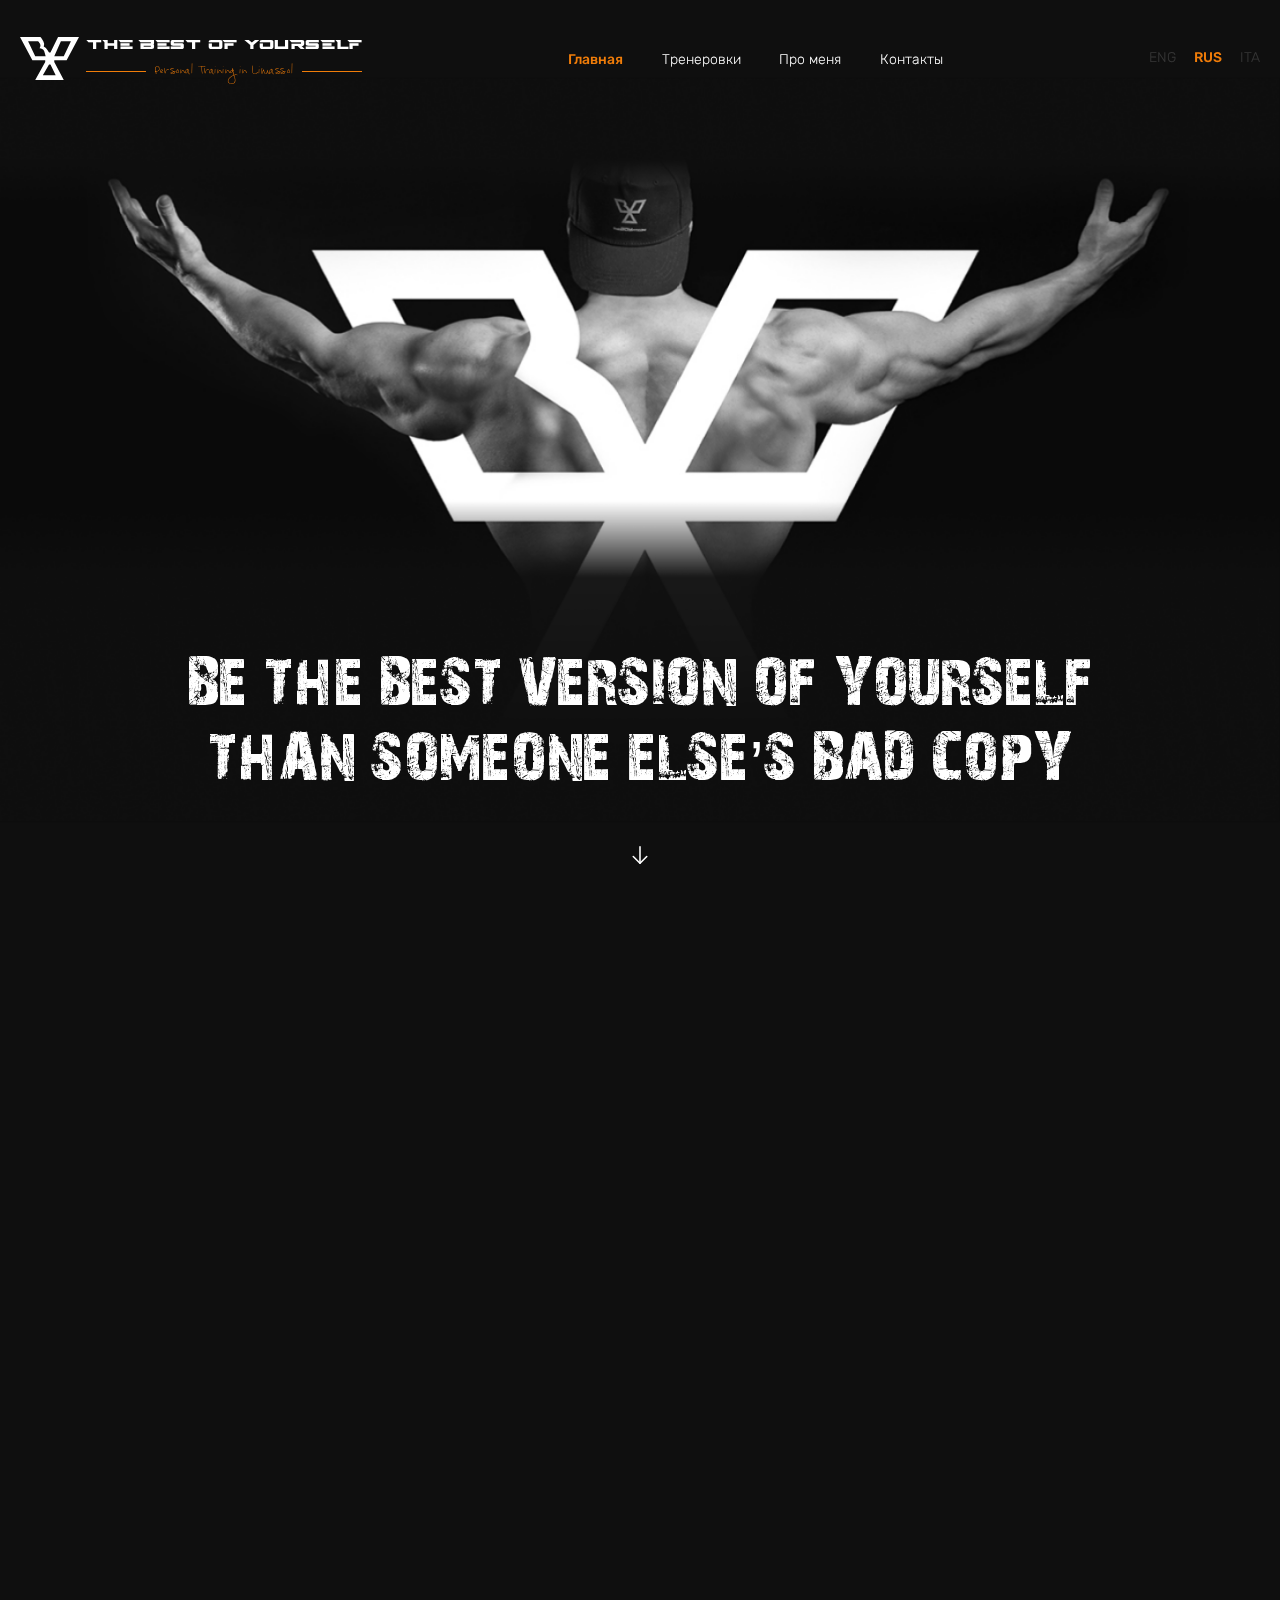
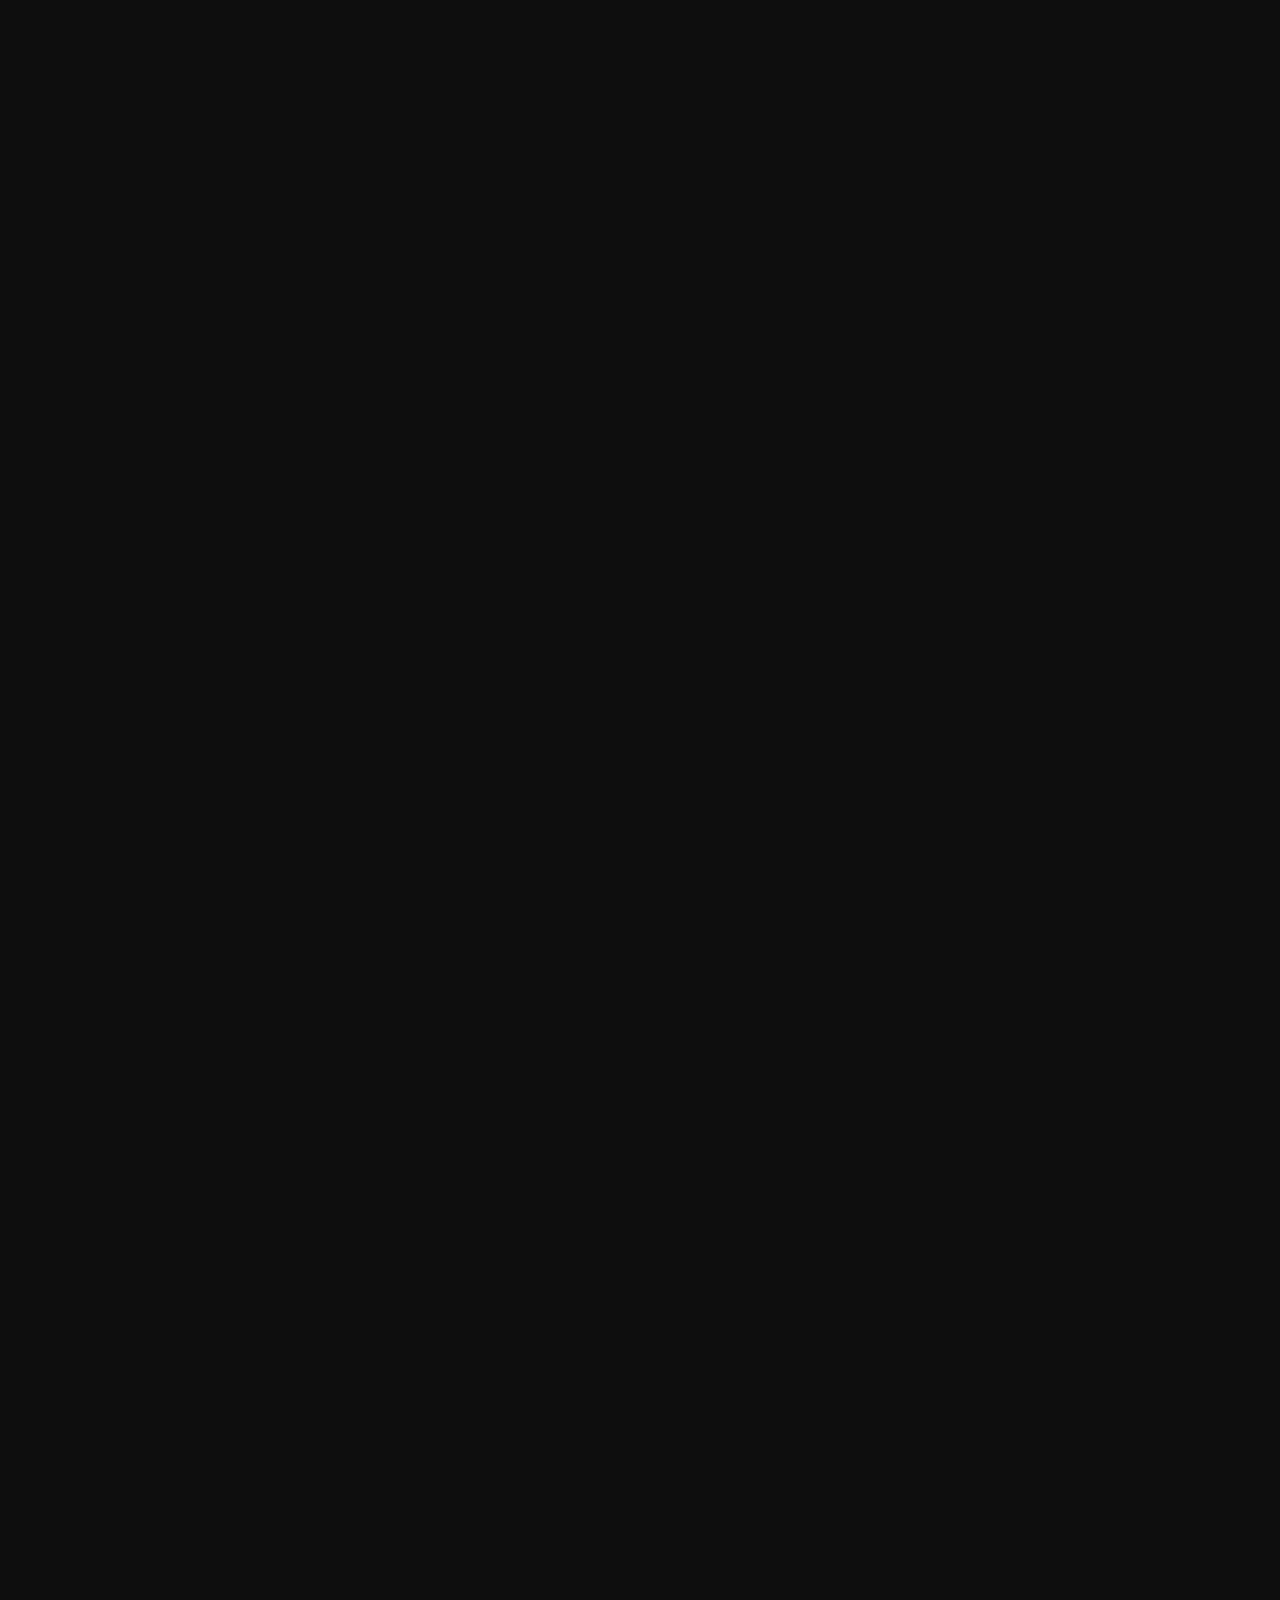
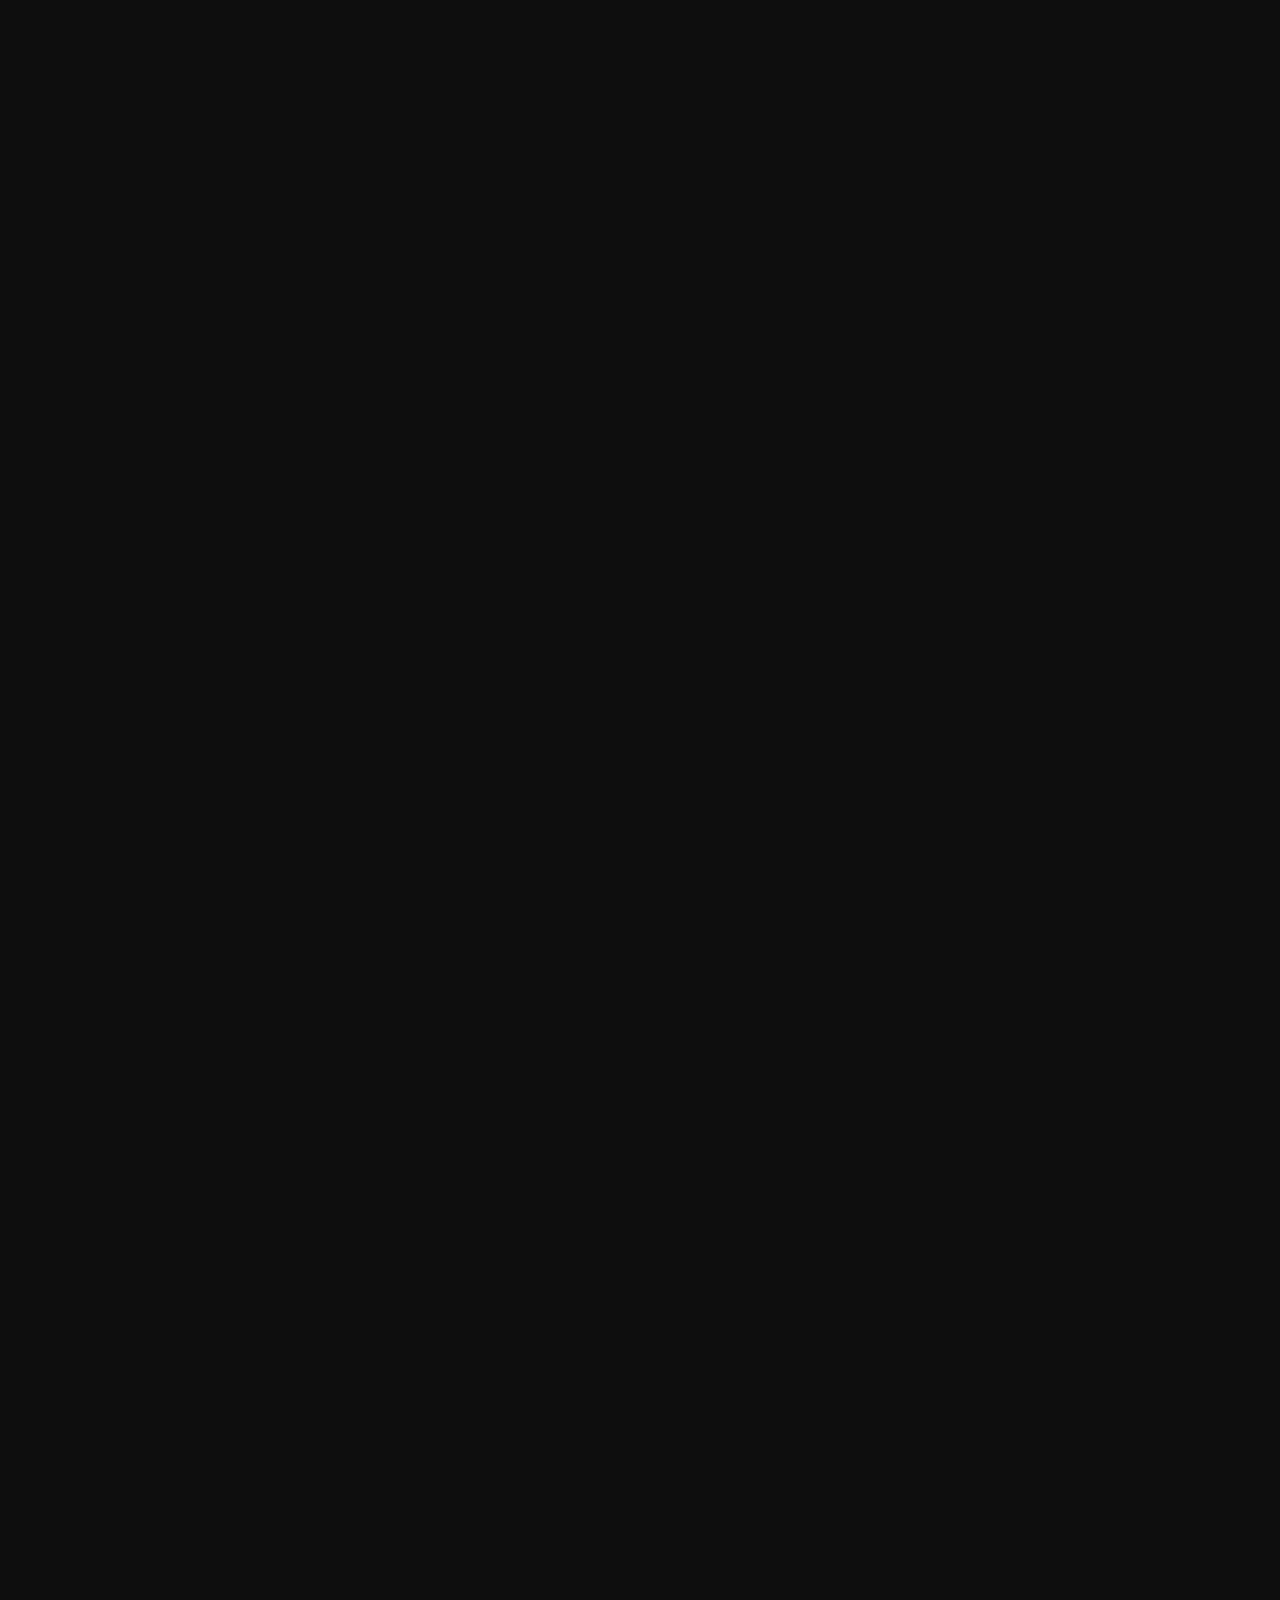
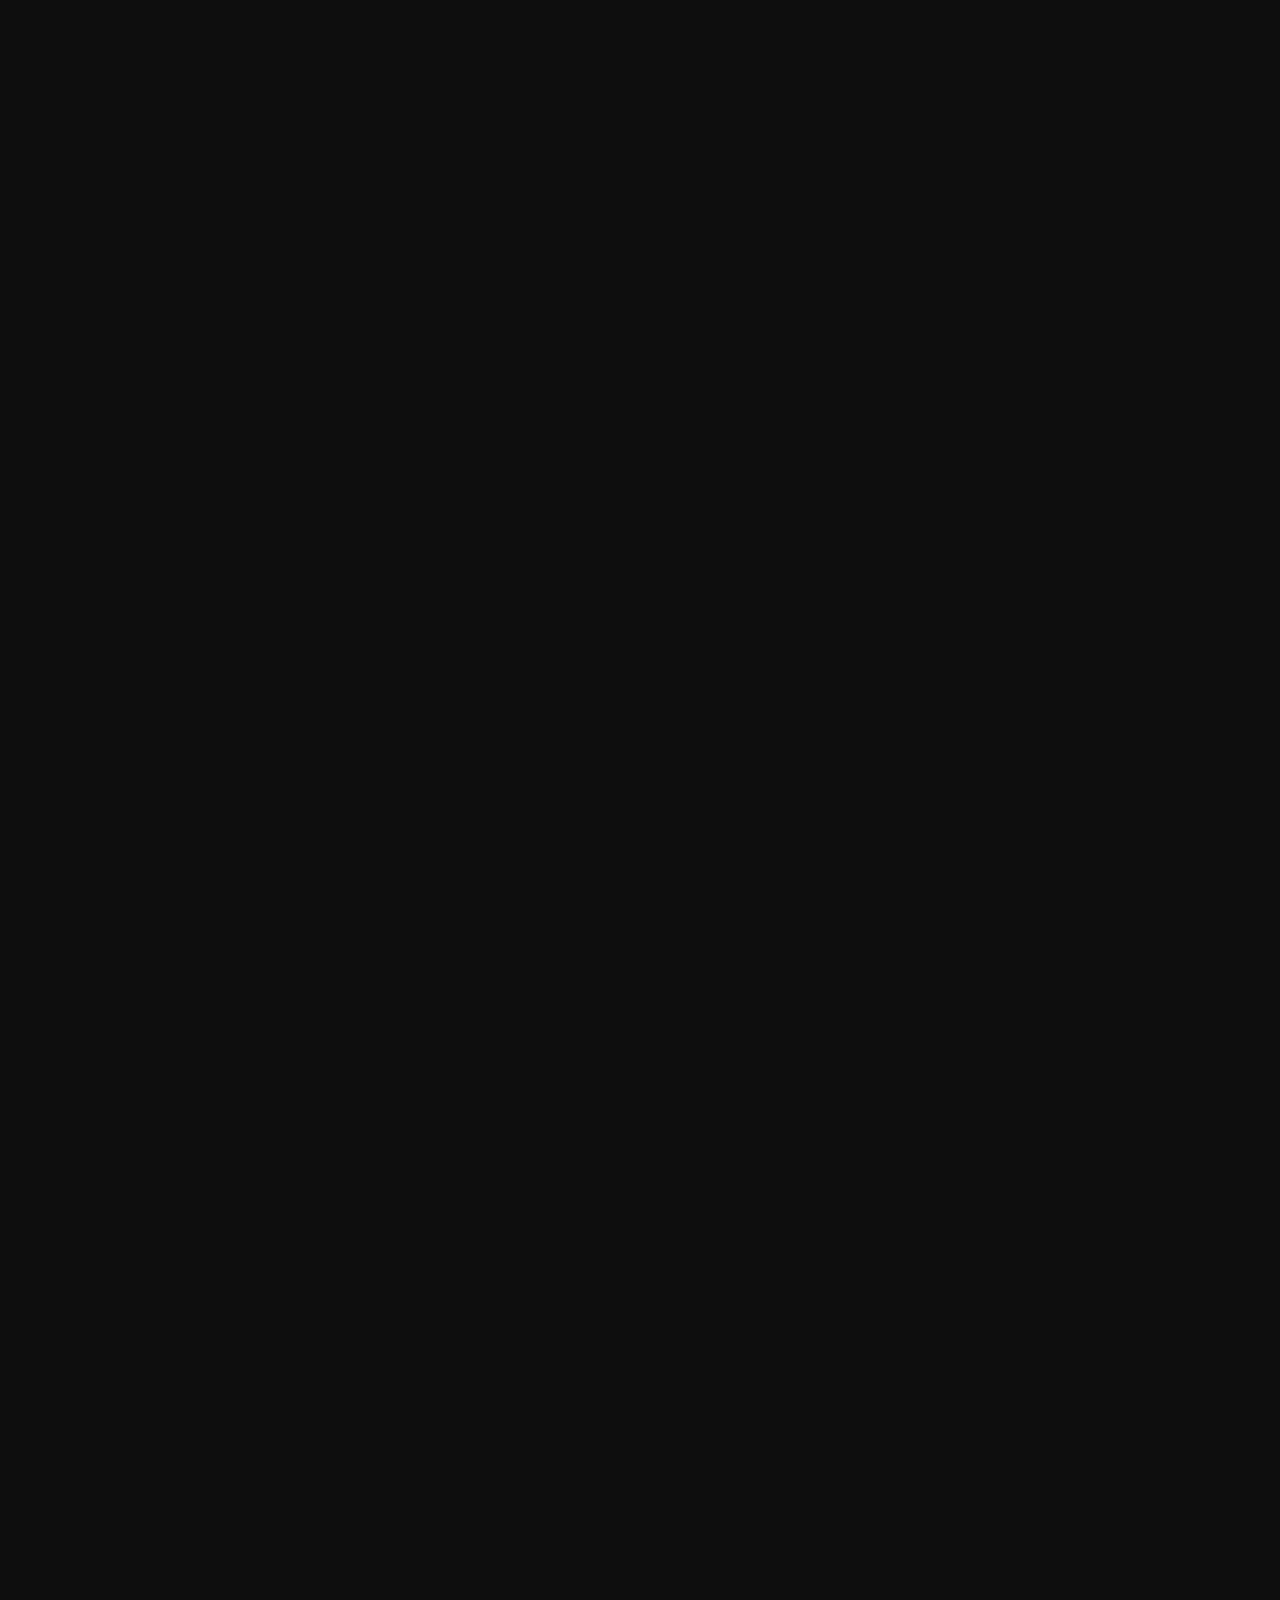
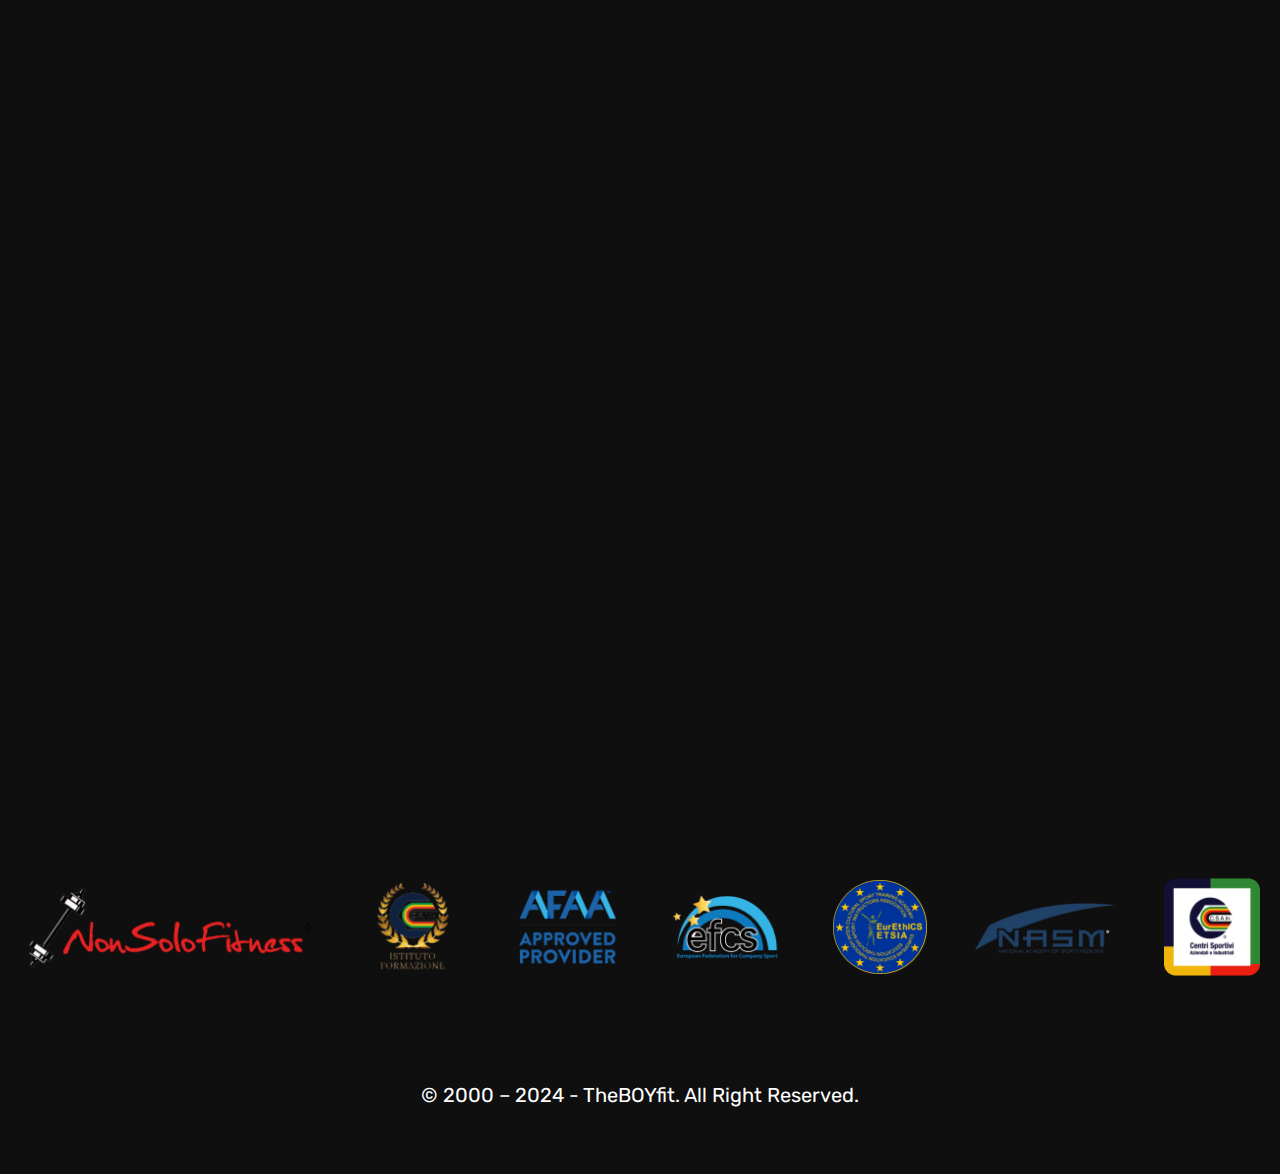
<file: index.html>
<!DOCTYPE html>
<html lang="ru">
<head>
    <meta charset="UTF-8">
    <meta name="viewport" content="width=device-width, initial-scale=1.0">  
    <title>TheBoyfit</title>
    <link rel="preconnect" href="https://fonts.googleapis.com">
    <link rel="preconnect" href="https://fonts.gstatic.com" crossorigin>
    <link href="https://fonts.googleapis.com/css2?family=Rubik:ital,wght@0,300..900;1,300..900&display=swap" rel="stylesheet">
    <link href="https://unpkg.com/aos@2.3.1/dist/aos.css" rel="stylesheet">
    <link rel="stylesheet" href="css/style.css">
</head>
<body class="body"> 
    <header class="header">
        <div class="container">
            <div class="header__inner">

                <a class="header__logo" href="index.html">
                    <svg xmlns="http://www.w3.org/2000/svg" width="59" height="43" viewBox="0 0 59 43" fill="none">
                        <path fill-rule="evenodd" clip-rule="evenodd" d="M0 0L12.371 23.1538H25.2177V25.044L15.2258 43H43.7742L34.2581 25.044V23.1538H46.629L59 0H38.0645L30.4516 15.5934H29.0242C29.0242 15.5934 27.2403 12.488 25.6503 10.8681C25.0745 10.2815 23.7903 9.45055 23.7903 9.45055C23.7903 9.45055 24.2427 7.71257 24.0931 6.61538C23.6954 3.69921 20.4597 0 20.4597 0H0ZM25.6503 19.3736H15.2258L8.08871 4.25275H18.0806C18.0806 4.25275 20.502 6.60607 20.4597 8.50549C20.4283 9.91051 19.5081 11.3407 19.5081 11.3407C19.5081 11.3407 22.0507 11.6097 23.3145 12.7582C24.3585 13.707 24.7419 16.0659 24.7419 16.0659L25.6503 19.3736ZM50.9113 4.25275H40.9194L34.2581 19.3736H43.7742L50.9113 4.25275ZM35.6855 38.2747H22.8387L29.0242 27.4066H30.4516L35.6855 38.2747Z" fill="white"/>
                    </svg>
                    <div class="header__logo-content">
                        <span class="header__logo-name">The best of yourself</span>
                        <div class="header__logo-bottom">
                            <span></span>
                            <span class="header__logo-descr">Personal Training  in Limassol</span>
                            <span></span>
                        </div>
                    </div>
                </a>

                <nav class="header__menu">
                    <ul>
                        <li>
                            <a class="header__link active" href="index.html">Главная</a>
                        </li>
                        <li>
                            <a class="header__link" href="#blog">Тренеровки</a>
                        </li>
                        <li>
                            <a class="header__link" href="about.html">Про меня</a>
                        </li>
                        <li>
                            <a class="header__link" href="#feedback">Контакты</a>
                        </li>
                    </ul>
                    <div class="header__lang">
                        <a class="header__lang-item" href="#">ENG</a>
                        <a class="header__lang-item active" href="#">Rus</a>
                        <a class="header__lang-item" href="#">ita</a>
                    </div>
                </nav>

                <div class="header__lang">
                    <a class="header__lang-item" href="#">ENG</a>
                    <a class="header__lang-item active" href="#">Rus</a>
                    <a class="header__lang-item" href="#">ita</a>
                </div>

                <div class="header__burger">
                    <svg xmlns="http://www.w3.org/2000/svg" width="27" height="22" viewBox="0 0 27 22" fill="none">
                        <path fill-rule="evenodd" clip-rule="evenodd" d="M2.896 5.22686C2.896 5.00805 3.00073 4.79821 3.18715 4.6435C3.37359 4.48878 3.62643 4.40186 3.89009 4.40186H23.1092C23.3728 4.40186 23.6257 4.48878 23.8121 4.6435C23.9986 4.79821 24.1032 5.00805 24.1032 5.22686C24.1032 5.44566 23.9986 5.6555 23.8121 5.81022C23.6257 5.96494 23.3728 6.05186 23.1092 6.05186H3.89009C3.62643 6.05186 3.37359 5.96494 3.18715 5.81022C3.00073 5.6555 2.896 5.44566 2.896 5.22686ZM2.896 11.0019C2.896 10.7831 3.00073 10.5732 3.18715 10.4185C3.37359 10.2638 3.62643 10.1769 3.89009 10.1769H23.1092C23.3728 10.1769 23.6257 10.2638 23.8121 10.4185C23.9986 10.5732 24.1032 10.7831 24.1032 11.0019C24.1032 11.2207 23.9986 11.4305 23.8121 11.5852C23.6257 11.7399 23.3728 11.8269 23.1092 11.8269H3.89009C3.62643 11.8269 3.37359 11.7399 3.18715 11.5852C3.00073 11.4305 2.896 11.2207 2.896 11.0019ZM2.896 16.7769C2.896 16.558 3.00073 16.3483 3.18715 16.1935C3.37359 16.0388 3.62643 15.9519 3.89009 15.9519H23.1092C23.3728 15.9519 23.6257 16.0388 23.8121 16.1935C23.9986 16.3483 24.1032 16.558 24.1032 16.7769C24.1032 16.9957 23.9986 17.2055 23.8121 17.3603C23.6257 17.5149 23.3728 17.6019 23.1092 17.6019H3.89009C3.62643 17.6019 3.37359 17.5149 3.18715 17.3603C3.00073 17.2055 2.896 16.9957 2.896 16.7769Z" fill="#F17D09"/>
                    </svg>
                </div>
            </div>
        </div>
    </header>

    <main class="main">
        <section class="hero">
            <div class="container">
                <div class="hero__inner">
                    <h1 class="hero__title" data-aos="fade-up" data-aos-delay="1000" data-aos-duration="1000">Be the best version of yourself <br>than someone else’s bad copy</h1>
                    <div class="hero__image" data-aos="fade-up" data-aos-delay="0" data-aos-duration="1000">
                        <img src="img/hero.png" alt="hero">
                    </div>
                    <div class="hero__icon">
                        <svg xmlns="http://www.w3.org/2000/svg" width="24" height="24" viewBox="0 0 24 24" fill="none">
                            <path d="M12 3.75V20.25" stroke="white" stroke-width="1.56147" stroke-linecap="round" stroke-linejoin="round"/>
                            <path d="M5.25 13.5L12 20.25L18.75 13.5" stroke="white" stroke-width="1.56147" stroke-linecap="round" stroke-linejoin="round"/>
                        </svg>
                    </div>
                </div>
            </div>
        </section>

        <section class="program" data-aos="fade-up" data-aos-duration="1000" data-aos-duration="1000">
            <div class="container">
                <div class="program__inner">
                    <h2 class="program__title title">Создадим персонализированную программу тренировок для вас</h2>
                    <div class="program__block">
                        <div class="program__item">
                            <div class="program__item-icon">
                                <img src="img/programs/1.svg" alt="">
                            </div>
                            <p class="program__item-name">Учитывает ваши потребности, цели и текущий уровень физической подготовки.</p>
                        </div>
                        <div class="program__item">
                            <div class="program__item-icon">
                                <img src="img/programs/2.svg" alt="">
                            </div>
                            <p class="program__item-name">Правильное выполнение упражнений для лучших результатов и предотвращения травм.</p>
                        </div>
                        <div class="program__item">
                            <div class="program__item-icon">
                                <img src="img/programs/3.svg" alt="">
                            </div>
                            <p class="program__item-name">Разнообразные эффективные упражнения</p>
                        </div>
                        <div class="program__item">
                            <div class="program__item-icon">
                                <img src="img/programs/4.svg" alt="">
                            </div>
                            <p class="program__item-name">Увеличение мышечной массы и сжигание жира</p>
                        </div>
                    </div>
                </div>
            </div>
        </section>

        <section class="about" data-aos="fade-up" data-aos-duration="1000">
            <span id="about"></span>
            <div class="container">
                <div class="about__inner">
                    <h2 class="about__title title">Про меня</h2>
                    <div class="about__content">
                        <div class="about__image">
                            <img src="img/about.jpg" alt="about">
                        </div>
                        <div class="about__block">
                            <p class="about__name">Здравствуйте! </p>
                            <p>Меня зовут Давиде, и я рад приветствовать вас в <strong>The B.o.y Fit.</strong></p>
                            <p>Если вы хотите получить полный и персонализированный подход, направленный на улучшение вашего здоровья и изменение композиции тела, вы находитесь в правильном месте. Я здесь, чтобы сопровождать вас на вашем пути трансформации, рекомендовать наиболее эффективные стратегии питания для снижения жировой массы и увеличения мышечной массы.</p>
                            <a class="about__btn btn" href="about.html">Узнать больше обо мне
                                <span>
                                    <svg xmlns="http://www.w3.org/2000/svg" width="19" height="19" viewBox="0 0 19 19" fill="none">
                                        <path d="M5.43283 14.6061L13.1056 6.93335L13.1107 9.51517L14.5757 9.51517L14.5757 4.42426L9.48477 4.42426L9.48477 5.88919L12.0666 5.89439L4.39387 13.5671L5.43283 14.6061Z" fill="#F17D09"/>
                                      </svg>
                                </span>
                            </a>
                        </div>
                    </div>
                </div>
                <div class="banner__content-title">
                    <div class="banner__content-container">
                        <p class="banner__title">the best version of yourself</p>
                        <p class="banner__title">the best version of yourself</p>
                        <p class="banner__title">the best version of yourself</p>
                        <p class="banner__title">the best version of yourself</p>
                        <p class="banner__title">the best version of yourself</p>
                    </div>
                </div>
            </div>
        </section>

        <section class="diet" data-aos="fade-up" data-aos-duration="1000">
            <div class="container">
                <div class="diet__inner">
                    <div class="diet__block">
                        <h2 class="diet__title title">Составим ваш <br>рацион для стойкого результата</h2>
                        <div class="diet__content">
                            <p>Помимо тренировок, я позабочусь о том, чтобы предоставить вам поддержку и консультации по питанию. Диета в таких случаях играет ключевую роль в рекомпозиции тела.</p>
                            <p>Я смогу помочь вам разработать сбалансированный план питания, соответствующий вашим конкретным потребностям. Это может включать планирование приемов пищи, контроль калорийности и управление порциями для оптимизации потери жира и набора мышечной массы.</p>
                        </div>
                    </div>
                    <div class="diet__image">
                        <img src="img/diet.jpg" alt="diet">
                    </div>
                </div>
            </div>
        </section>

        <section class="plan" data-aos="fade-up" data-aos-duration="1000">
            <div class="container">
                <div class="plan__inner">
                    <p class="plan__name section__name">The B.o.y. Fit</p>
                    <h2 class="plan__title title">Разберем ваш случай и составим план</h2>
                    <p class="plan__descr">как вам достичь лучших результатов</p>
                    <a class="plan__btn btn" href="#feedback">Оставить заявку
                        <span>
                            <svg xmlns="http://www.w3.org/2000/svg" width="19" height="19" viewBox="0 0 19 19" fill="none">
                                <path d="M5.43283 14.6061L13.1056 6.93335L13.1107 9.51517L14.5757 9.51517L14.5757 4.42426L9.48477 4.42426L9.48477 5.88919L12.0666 5.89439L4.39387 13.5671L5.43283 14.6061Z" fill="#F17D09"/>
                              </svg>
                        </span>
                    </a>
                </div>
            </div>
        </section>

        <section class="blog" data-aos="fade-up" data-aos-duration="1000">
            <span id="blog"></span>
            <div class="container">
                <div class="blog__inner">
                    <div class="blog__block">
                        <div class="blog__item">
                            <a class="blog__item-image" href="workouts-more-50.html">
                                <img src="img/blog/1.jpg" alt="">
                            </a>
                            <div class="blog__item-content">
                                <a class="blog__item-top" href="workouts-more-50.html">
                                    <h3>Тренировки 50+</h3>
                                    <div class="blog__item-icon">
                                        <svg xmlns="http://www.w3.org/2000/svg" width="21" height="21" viewBox="0 0 21 21" fill="none">
                                            <path d="M5.98699 16.1818L14.6188 7.54994L14.6247 10.4545L16.2727 10.4545L16.2727 4.72721L10.5454 4.72721L10.5454 6.37526L13.45 6.38111L4.81816 15.0129L5.98699 16.1818Z" fill="#F17D09"/>
                                        </svg>
                                    </div>
                                </a>
                                <p>Мобильность, сила, баланс, координация, адаптация, прогресс, безопасность, здоровье.</p>
                            </div>
                        </div>
                        <div class="blog__item">
                            <a class="blog__item-image" href="womens-training.html">
                                <img src="img/blog/2.jpg" alt="">
                            </a>
                            <div class="blog__item-content">
                                <a class="blog__item-top" href="womens-training.html">
                                    <h3>Женская тренировка</h3>                              
                                    <div class="blog__item-icon">
                                        <svg xmlns="http://www.w3.org/2000/svg" width="21" height="21" viewBox="0 0 21 21" fill="none">
                                            <path d="M5.98699 16.1818L14.6188 7.54994L14.6247 10.4545L16.2727 10.4545L16.2727 4.72721L10.5454 4.72721L10.5454 6.37526L13.45 6.38111L4.81816 15.0129L5.98699 16.1818Z" fill="#F17D09"/>
                                        </svg>
                                    </div>
                                </a>
                                <p>Сила, гибкость, тонус, расширение возможностей. уверенность, выносливость, жизненная сила, хорошее самочувствие.</p>
                            </div>
                        </div>
                        <div class="blog__item">
                            <a class="blog__item-image" href="rearrangement-of-the-body.html">
                                <img src="img/blog/3.jpg" alt="">
                            </a>
                            <div class="blog__item-content">
                                <a class="blog__item-top" href="rearrangement-of-the-body.html">
                                    <h3>Перекомпановка тела</h3>
                                    <div class="blog__item-icon">
                                        <svg xmlns="http://www.w3.org/2000/svg" width="21" height="21" viewBox="0 0 21 21" fill="none">
                                            <path d="M5.98699 16.1818L14.6188 7.54994L14.6247 10.4545L16.2727 10.4545L16.2727 4.72721L10.5454 4.72721L10.5454 6.37526L13.45 6.38111L4.81816 15.0129L5.98699 16.1818Z" fill="#F17D09"/>
                                        </svg>
                                    </div>
                                </a>
                                <p>Потеря жира, набор мышечной массы, трансформация, фитнес, внешний вид, сила, баланс.</p>
                            </div>
                        </div>
                        <div class="blog__item">
                            <a class="blog__item-image" href="BFR-training.html">
                                <img src="img/blog/4.jpg" alt="">
                            </a>
                            <div class="blog__item-content">
                                <a class="blog__item-top" href="BFR-training.html">
                                    <h3>BFR-тренировка</h3>                               
                                    <div class="blog__item-icon">
                                        <svg xmlns="http://www.w3.org/2000/svg" width="21" height="21" viewBox="0 0 21 21" fill="none">
                                            <path d="M5.98699 16.1818L14.6188 7.54994L14.6247 10.4545L16.2727 10.4545L16.2727 4.72721L10.5454 4.72721L10.5454 6.37526L13.45 6.38111L4.81816 15.0129L5.98699 16.1818Z" fill="#F17D09"/>
                                        </svg>
                                    </div>
                                </a>
                                <p>Мышечная масса, улучшение силы, <br>инновации, рельеф, восстановление <br>мышц.</p>
                            </div>
                        </div>
                    </div>
                </div>
                <div class="banner__content-title">
                    <div class="banner__content-container">
                        <p class="banner__title">the best version of yourself</p>
                        <p class="banner__title">the best version of yourself</p>
                        <p class="banner__title">the best version of yourself</p>
                        <p class="banner__title">the best version of yourself</p>
                        <p class="banner__title">the best version of yourself</p>
                    </div>
                </div>
            </div>
        </section>

        <section class="faq" data-aos="fade-up" data-aos-duration="1000">
            <div class="container">
                <div class="faq__inner">
                    <h2 class="faq__title title">Часто задаваемые вопросы</h2>
                    <div class="faq__block">
                        <div class="faq__item">
                            <h4>Почему важно заниматься с персональным тренером?</h4>
                            <p>Во время первой встречи с персональным тренером основное внимание уделяется ознакомительной фазе. Проводится подробный общий анамнез для лучшего понимания клиента и его целей в среднесрочной и долгосрочной перспективе. Во время этой сессии изучаются все аспекты, связанные с методикой работы, и создается общее представление <br>о планируемых программах и мероприятиях.</p>
                        </div>
                        <div class="faq__item">
                            <h4>Если я уже посещаю тренажерный зал, могу ли я заниматься в этом зале под руководством персонального тренера? </h4>
                            <p>Во время первой встречи с персональным тренером основное внимание уделяется ознакомительной фазе. Проводится подробный общий анамнез для лучшего понимания клиента и его целей в среднесрочной и долгосрочной перспективе. Во время этой сессии изучаются все аспекты, связанные с методикой работы, и создается общее представление <br>о планируемых программах и мероприятиях.</p>
                        </div>
                        <div class="faq__item">
                            <h4>Как проходит первая встреча с персональным тренером?</h4>
                            <p>Во время первой встречи с персональным тренером основное внимание уделяется ознакомительной фазе. Проводится подробный общий анамнез для лучшего понимания клиента и его целей в среднесрочной и долгосрочной перспективе. Во время этой сессии изучаются все аспекты, связанные с методикой работы, и создается общее представление <br>о планируемых программах и мероприятиях.</p>
                        </div>
                        <div class="faq__item">
                            <h4>Сколько времени нужно, чтобы достичь результатов?</h4>
                            <p>Во время первой встречи с персональным тренером основное внимание уделяется ознакомительной фазе. Проводится подробный общий анамнез для лучшего понимания клиента и его целей в среднесрочной и долгосрочной перспективе. Во время этой сессии изучаются все аспекты, связанные с методикой работы, и создается общее представление <br>о планируемых программах и мероприятиях.</p>
                        </div>
                        <div class="faq__item">
                            <h4>Как я могу похудеть в области живота или бедер?</h4>
                            <p>Во время первой встречи с персональным тренером основное внимание уделяется ознакомительной фазе. Проводится подробный общий анамнез для лучшего понимания клиента и его целей в среднесрочной и долгосрочной перспективе. Во время этой сессии изучаются все аспекты, связанные с методикой работы, и создается общее представление <br>о планируемых программах и мероприятиях.</p>
                        </div>
                        <div class="faq__item">
                            <h4>Как тренировки влияют на целлюлит?</h4>
                            <p>Во время первой встречи с персональным тренером основное внимание уделяется ознакомительной фазе. Проводится подробный общий анамнез для лучшего понимания клиента и его целей в среднесрочной и долгосрочной перспективе. Во время этой сессии изучаются все аспекты, связанные с методикой работы, и создается общее представление <br>о планируемых программах и мероприятиях.</p>
                        </div>
                        <div class="faq__item">
                            <h4>Почему важно тренироваться после 40 лет?</h4>
                            <p>Во время первой встречи с персональным тренером основное внимание уделяется ознакомительной фазе. Проводится подробный общий анамнез для лучшего понимания клиента и его целей в среднесрочной и долгосрочной перспективе. Во время этой сессии изучаются все аспекты, связанные с методикой работы, и создается общее представление <br>о планируемых программах и мероприятиях.</p>
                        </div>
                        <div class="faq__item">
                            <h4>Если женщина тренируется, она станет мускулистой?</h4>
                            <p>Во время первой встречи с персональным тренером основное внимание уделяется ознакомительной фазе. Проводится подробный общий анамнез для лучшего понимания клиента и его целей в среднесрочной и долгосрочной перспективе. Во время этой сессии изучаются все аспекты, связанные с методикой работы, и создается общее представление <br>о планируемых программах и мероприятиях.</p>
                        </div>
                        <div class="faq__item">
                            <h4>Не вредно ли тренироваться каждый день?</h4>
                            <p>Во время первой встречи с персональным тренером основное внимание уделяется ознакомительной фазе. Проводится подробный общий анамнез для лучшего понимания клиента и его целей в среднесрочной и долгосрочной перспективе. Во время этой сессии изучаются все аспекты, связанные с методикой работы, и создается общее представление <br>о планируемых программах и мероприятиях.</p>
                        </div>
                        <div class="faq__item">
                            <h4>Чем отличается тренировка для женщин?</h4>
                            <p>Во время первой встречи с персональным тренером основное внимание уделяется ознакомительной фазе. Проводится подробный общий анамнез для лучшего понимания клиента и его целей в среднесрочной и долгосрочной перспективе. Во время этой сессии изучаются все аспекты, связанные с методикой работы, и создается общее представление <br>о планируемых программах и мероприятиях.</p>
                        </div>
                    </div>
                </div>
            </div>
        </section>

        <section class="feedback" data-aos="fade-up" data-aos-duration="1000">
            <span id="feedback"></span>
            <div class="container">
                <div class="feedback__inner">
                    <div class="feedback__content">
                        <p class="feedback__name section__name">The B.o.y. Fit</p>
                        <div class="feedback__box">
                            <h2 class="feedback__title title">чем мы можем вам помочь?</h2>
                            <form class="feedback__from" action="#">
                                <input type="text" name="name" placeholder="Имя">
                                <input type="tel" name="tel" placeholder="Телефон">
                                <textarea name="message" id="message" placeholder="Сообщение"></textarea>
                                <div class="feedback__from-block">
                                    <input type="email" name="email" placeholder="Email">
                                    <button class="btn" type="submit">
                                        Оставить заявку
                                        <span>
                                            <svg xmlns="http://www.w3.org/2000/svg" width="19" height="19" viewBox="0 0 19 19" fill="none">
                                                <path d="M5.43283 14.6061L13.1056 6.93335L13.1107 9.51517L14.5757 9.51517L14.5757 4.42426L9.48477 4.42426L9.48477 5.88919L12.0666 5.89439L4.39387 13.5671L5.43283 14.6061Z" fill="#F17D09"/>
                                            </svg>
                                        </span>
                                    </button>
                                </div>
                                <button class="btn" type="submit">
                                    Оставить заявку
                                    <span>
                                        <svg xmlns="http://www.w3.org/2000/svg" width="19" height="19" viewBox="0 0 19 19" fill="none">
                                            <path d="M5.43283 14.6061L13.1056 6.93335L13.1107 9.51517L14.5757 9.51517L14.5757 4.42426L9.48477 4.42426L9.48477 5.88919L12.0666 5.89439L4.39387 13.5671L5.43283 14.6061Z" fill="#F17D09"/>
                                        </svg>
                                    </span>
                                </button>
                            </form>
                        </div>
                    </div>
                </div>
            </div>
        </section>

        <div class="partners">
            <div class="container">
                <div class="partners__inner">
                    <div class="partners__item">
                        <img src="img/partners/1.png" alt="">
                    </div>
                    <div class="partners__item">
                        <img src="img/partners/2.png" alt="">
                    </div>
                    <div class="partners__item">
                        <img src="img/partners/3.png" alt="">
                    </div>
                    <div class="partners__item">
                        <img src="img/partners/4.png" alt="">
                    </div>
                    <div class="partners__item">
                        <img src="img/partners/5.png" alt="">
                    </div>
                    <div class="partners__item">
                        <img src="img/partners/6.png" alt="">
                    </div>
                    <div class="partners__item">
                        <img src="img/partners/7.png" alt="">
                    </div>
                </div>
            </div>
        </div>


    </main>

    <footer class="footer">
        <div class="container">
            <div class="footer__inner">
                <p class="footer__name">© 2000 – 2024 - TheBOYfit. All Right Reserved.</p>
            </div>
        </div>
    </footer>
    
    <script src="https://unpkg.com/aos@2.3.1/dist/aos.js"></script>
    <script src="js/script.js"></script>
    <script src="js/main.js"></script>
</body>
</html>
</file>
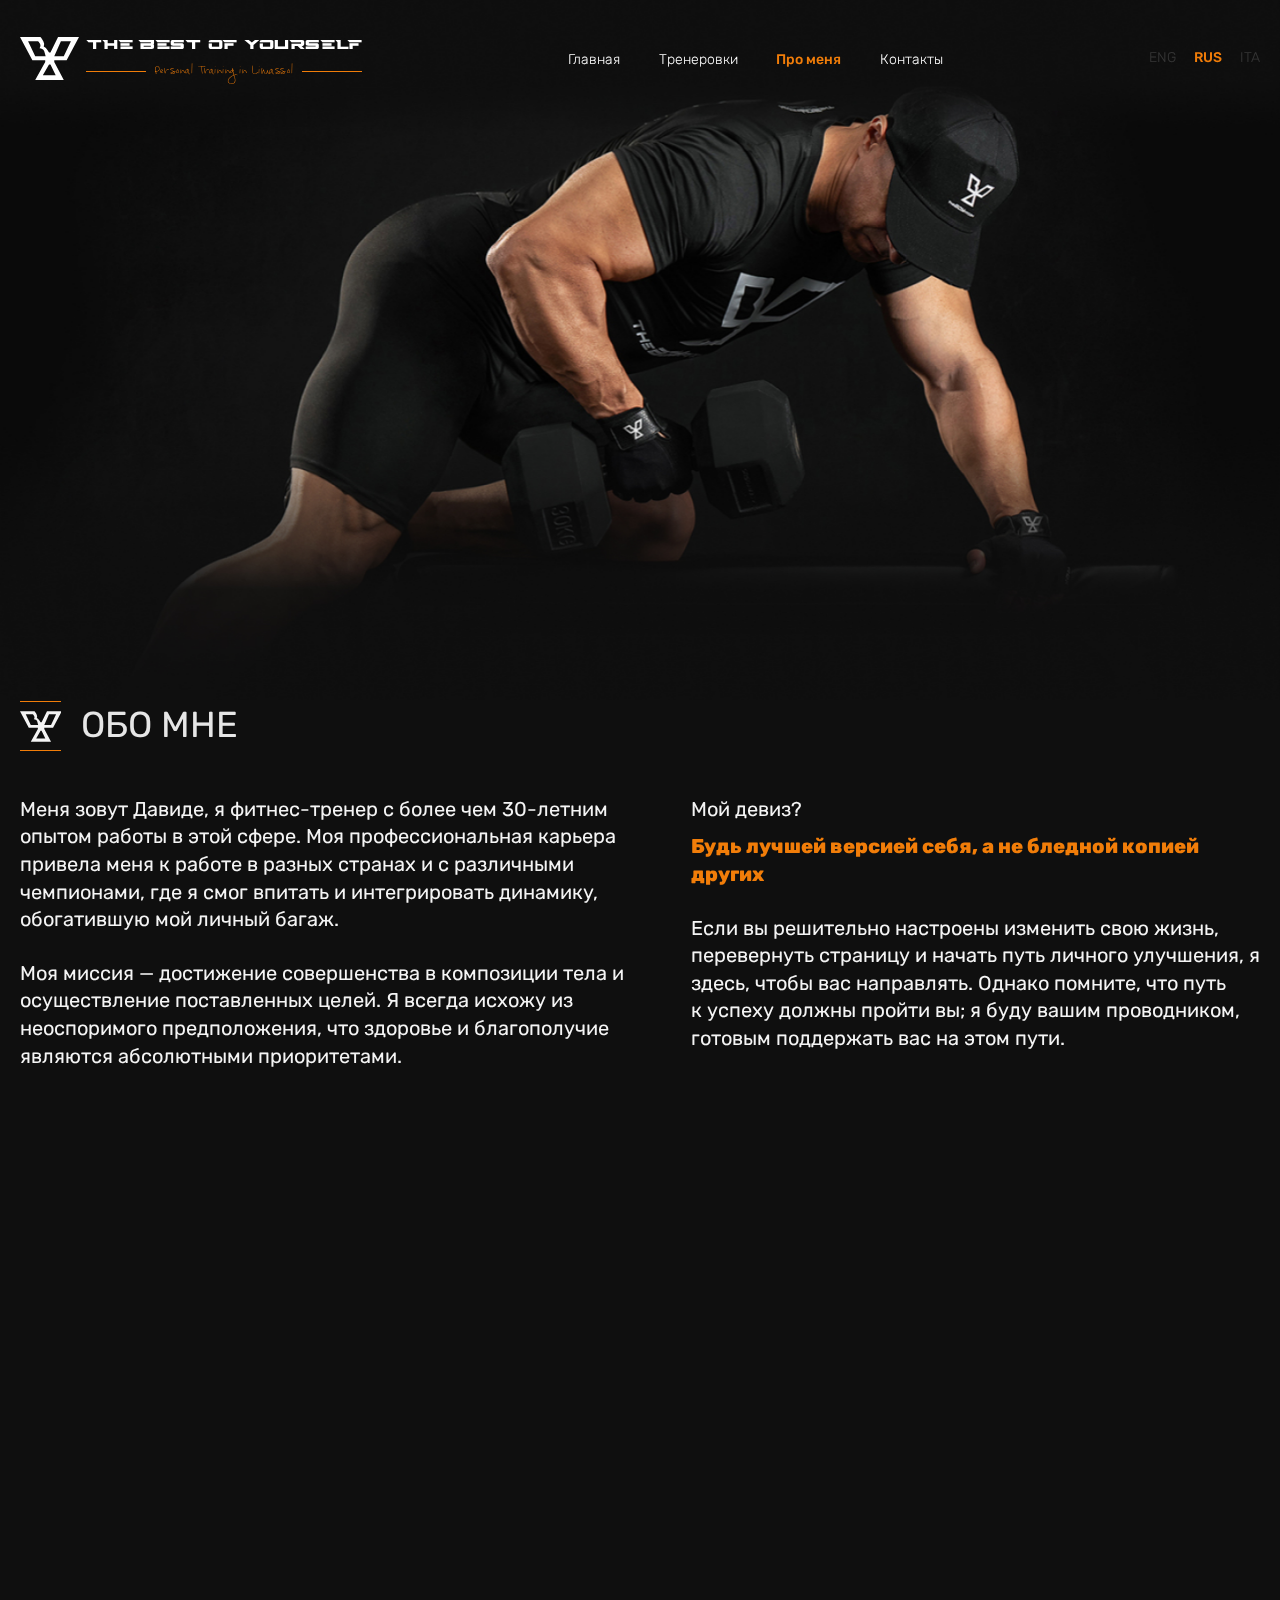
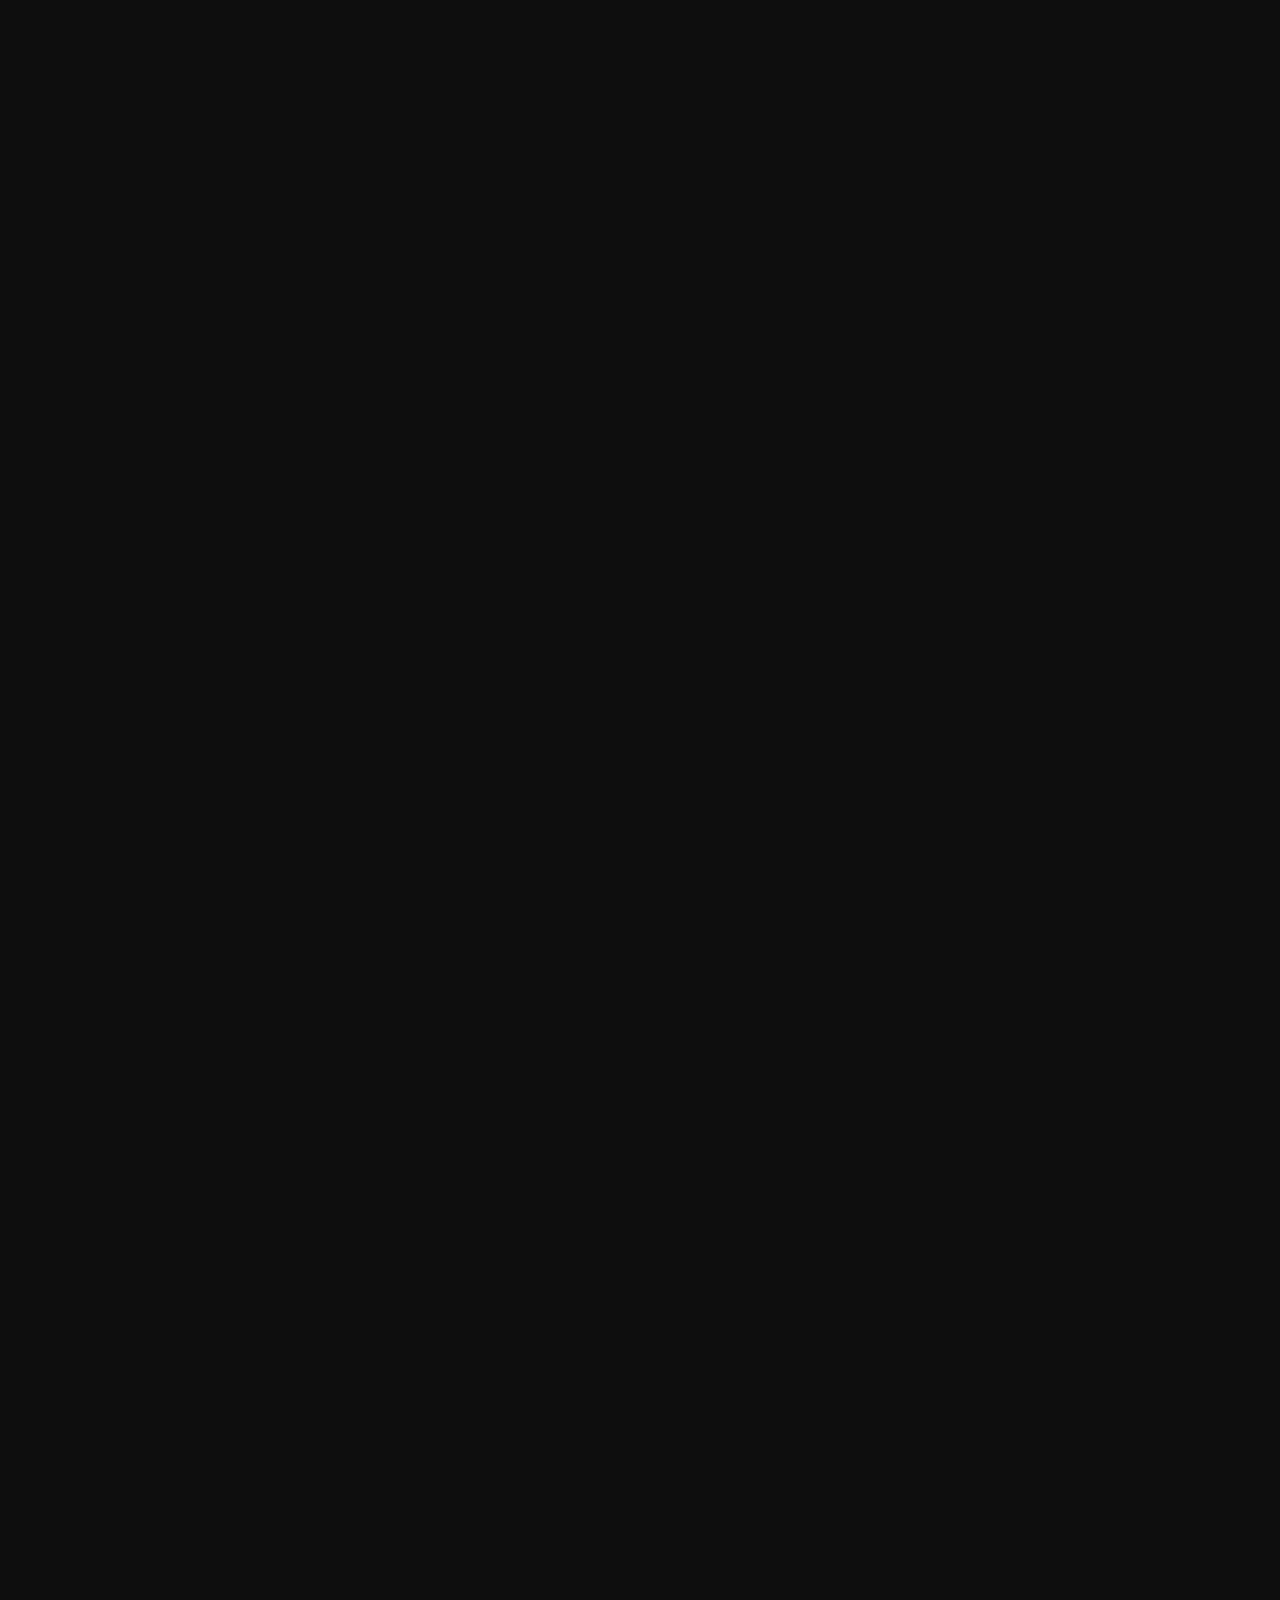
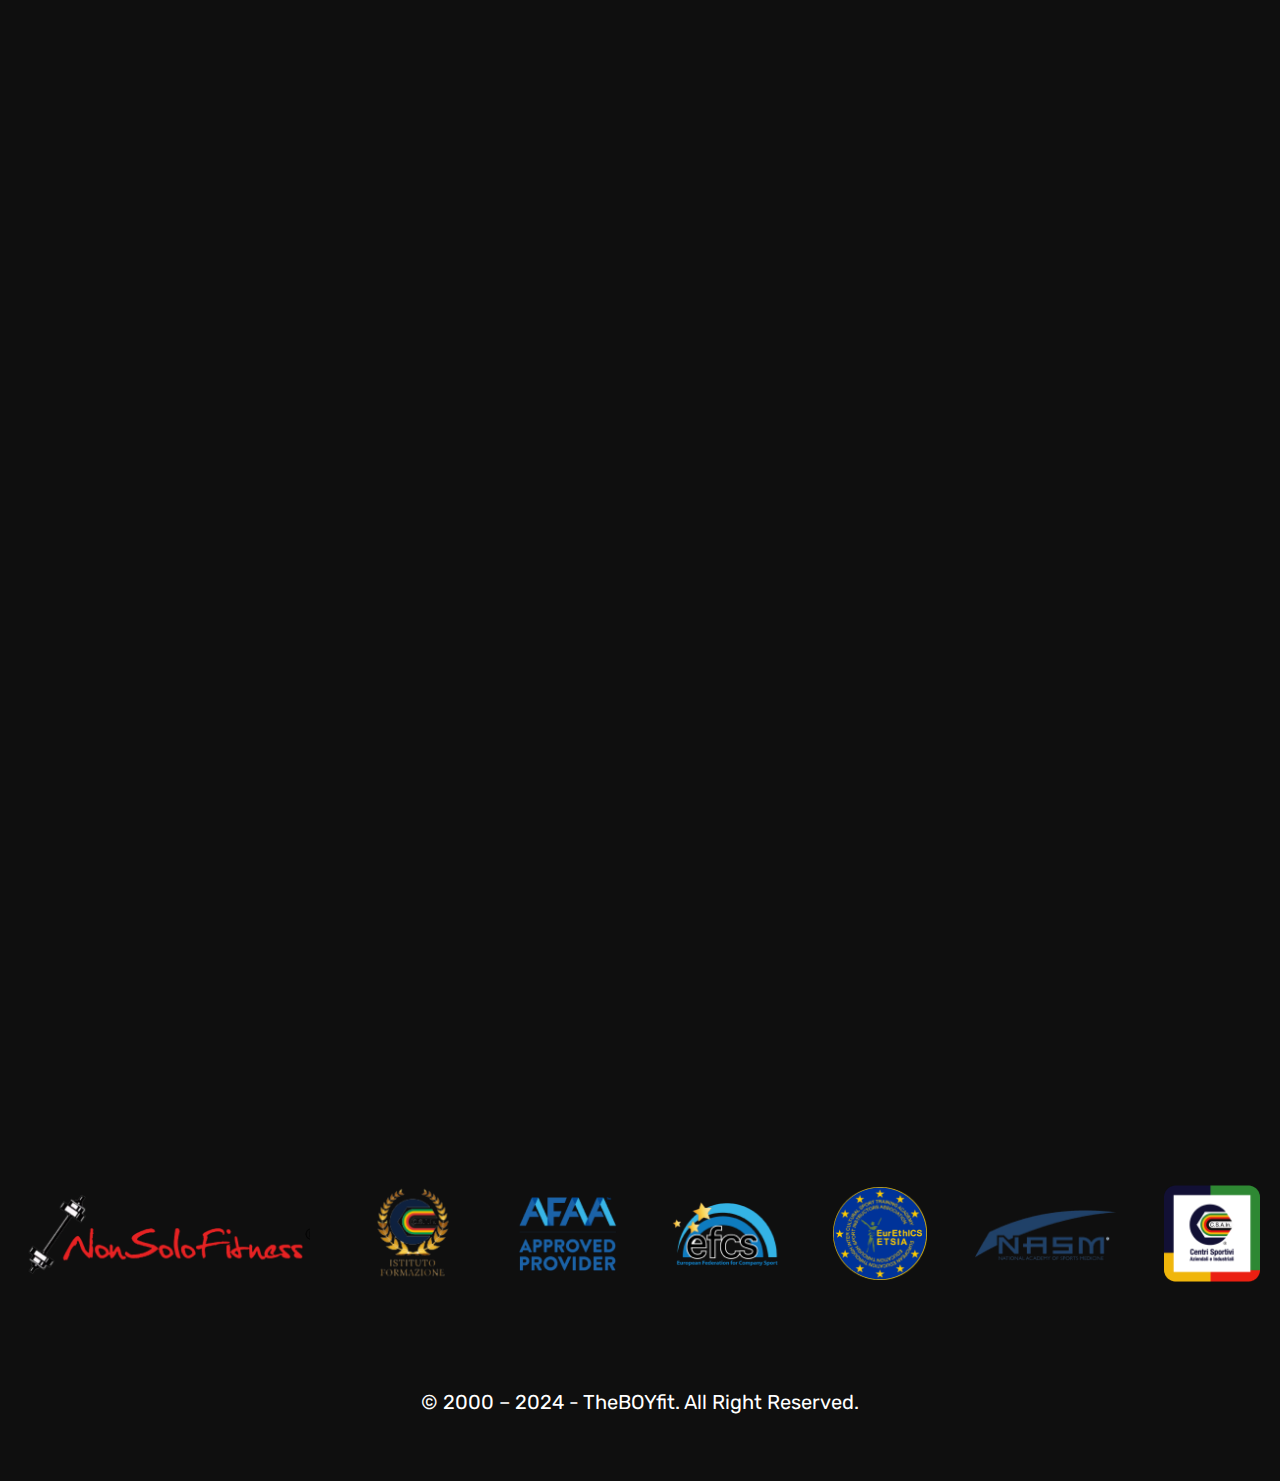
<file: about.html>
<!DOCTYPE html>
<html lang="ru">
<head>
    <meta charset="UTF-8">
    <meta name="viewport" content="width=device-width, initial-scale=1.0">  
    <title>Обо мне</title>
    <link rel="preconnect" href="https://fonts.googleapis.com">
    <link rel="preconnect" href="https://fonts.gstatic.com" crossorigin>
    <link href="https://fonts.googleapis.com/css2?family=Rubik:ital,wght@0,300..900;1,300..900&display=swap" rel="stylesheet">
    <link href="https://unpkg.com/aos@2.3.1/dist/aos.css" rel="stylesheet">
    <link rel="stylesheet" href="css/style.css">
</head>
<body class="body"> 
    <header class="header">
        <div class="container">
            <div class="header__inner">

                <a class="header__logo" href="index.html">
                    <svg xmlns="http://www.w3.org/2000/svg" width="59" height="43" viewBox="0 0 59 43" fill="none">
                        <path fill-rule="evenodd" clip-rule="evenodd" d="M0 0L12.371 23.1538H25.2177V25.044L15.2258 43H43.7742L34.2581 25.044V23.1538H46.629L59 0H38.0645L30.4516 15.5934H29.0242C29.0242 15.5934 27.2403 12.488 25.6503 10.8681C25.0745 10.2815 23.7903 9.45055 23.7903 9.45055C23.7903 9.45055 24.2427 7.71257 24.0931 6.61538C23.6954 3.69921 20.4597 0 20.4597 0H0ZM25.6503 19.3736H15.2258L8.08871 4.25275H18.0806C18.0806 4.25275 20.502 6.60607 20.4597 8.50549C20.4283 9.91051 19.5081 11.3407 19.5081 11.3407C19.5081 11.3407 22.0507 11.6097 23.3145 12.7582C24.3585 13.707 24.7419 16.0659 24.7419 16.0659L25.6503 19.3736ZM50.9113 4.25275H40.9194L34.2581 19.3736H43.7742L50.9113 4.25275ZM35.6855 38.2747H22.8387L29.0242 27.4066H30.4516L35.6855 38.2747Z" fill="white"/>
                    </svg>
                    <div class="header__logo-content">
                        <span class="header__logo-name">The best of yourself</span>
                        <div class="header__logo-bottom">
                            <span></span>
                            <span class="header__logo-descr">Personal Training  in Limassol</span>
                            <span></span>
                        </div>
                    </div>
                </a>

                <nav class="header__menu">
                    <ul>
                        <li>
                            <a class="header__link" href="index.html">Главная</a>
                        </li>
                        <li>
                            <a class="header__link" href="index.html#blog">Тренеровки</a>
                        </li>
                        <li>
                            <a class="header__link active" href="about.html">Про меня</a>
                        </li>
                        <li>
                            <a class="header__link" href="#feedback">Контакты</a>
                        </li>
                    </ul>
                    <div class="header__lang">
                        <a class="header__lang-item" href="#">ENG</a>
                        <a class="header__lang-item active" href="#">Rus</a>
                        <a class="header__lang-item" href="#">ita</a>
                    </div>
                </nav>

                <div class="header__lang">
                    <a class="header__lang-item" href="#">ENG</a>
                    <a class="header__lang-item active" href="#">Rus</a>
                    <a class="header__lang-item" href="#">ita</a>
                </div>

                <div class="header__burger">
                    <svg xmlns="http://www.w3.org/2000/svg" width="27" height="22" viewBox="0 0 27 22" fill="none">
                        <path fill-rule="evenodd" clip-rule="evenodd" d="M2.896 5.22686C2.896 5.00805 3.00073 4.79821 3.18715 4.6435C3.37359 4.48878 3.62643 4.40186 3.89009 4.40186H23.1092C23.3728 4.40186 23.6257 4.48878 23.8121 4.6435C23.9986 4.79821 24.1032 5.00805 24.1032 5.22686C24.1032 5.44566 23.9986 5.6555 23.8121 5.81022C23.6257 5.96494 23.3728 6.05186 23.1092 6.05186H3.89009C3.62643 6.05186 3.37359 5.96494 3.18715 5.81022C3.00073 5.6555 2.896 5.44566 2.896 5.22686ZM2.896 11.0019C2.896 10.7831 3.00073 10.5732 3.18715 10.4185C3.37359 10.2638 3.62643 10.1769 3.89009 10.1769H23.1092C23.3728 10.1769 23.6257 10.2638 23.8121 10.4185C23.9986 10.5732 24.1032 10.7831 24.1032 11.0019C24.1032 11.2207 23.9986 11.4305 23.8121 11.5852C23.6257 11.7399 23.3728 11.8269 23.1092 11.8269H3.89009C3.62643 11.8269 3.37359 11.7399 3.18715 11.5852C3.00073 11.4305 2.896 11.2207 2.896 11.0019ZM2.896 16.7769C2.896 16.558 3.00073 16.3483 3.18715 16.1935C3.37359 16.0388 3.62643 15.9519 3.89009 15.9519H23.1092C23.3728 15.9519 23.6257 16.0388 23.8121 16.1935C23.9986 16.3483 24.1032 16.558 24.1032 16.7769C24.1032 16.9957 23.9986 17.2055 23.8121 17.3603C23.6257 17.5149 23.3728 17.6019 23.1092 17.6019H3.89009C3.62643 17.6019 3.37359 17.5149 3.18715 17.3603C3.00073 17.2055 2.896 16.9957 2.896 16.7769Z" fill="#F17D09"/>
                    </svg>
                </div>
            </div>
        </div>
    </header>

    <main class="main">
        <section class="about-page">
            <div class="about-page__image">
                <img src="img/article/home-1.jpg" alt="" data-aos="fade-right" data-aos-duration="1000">
            </div>
            <div class="container">
                <div class="about-page__inner" data-aos="fade-up" data-aos-duration="1000">
                    <div class="about-page__content">
                        <h1 class="about-page__title title">Обо мне</h1>
                        <div class="about-page__box">
                            <div class="about-page__block">
                                <p>Меня зовут Давиде, я фитнес-тренер с более чем 30-летним опытом работы в этой сфере. Моя профессиональная карьера привела меня к работе в разных странах и с различными чемпионами, где я смог впитать и интегрировать динамику, обогатившую мой личный багаж.</p>
                                <p>Моя миссия — достижение совершенства в композиции тела и осуществление поставленных целей. Я всегда исхожу из неоспоримого предположения, что здоровье и благополучие являются абсолютными приоритетами.</p>
                            </div>
                            <div class="about-page__block">
                                <p>Мой девиз? <br><span>Будь лучшей версией себя, а не бледной копией других</span></p>
                                <p>Если вы решительно настроены изменить свою жизнь, перевернуть страницу и начать путь личного улучшения, я здесь, чтобы вас направлять. Однако помните, что путь 
                                    <br>к успеху должны пройти вы; я буду вашим проводником, готовым поддержать вас на этом пути.
                                </p>
                            </div>
                        </div>
                    </div>
                </div>
                <div class="banner__content-title" data-aos="fade-up" data-aos-duration="1000">
                    <div class="banner__content-container">
                        <p class="banner__title">the best version of yourself</p>
                        <p class="banner__title">the best version of yourself</p>
                        <p class="banner__title">the best version of yourself</p>
                        <p class="banner__title">the best version of yourself</p>
                        <p class="banner__title">the best version of yourself</p>
                    </div>
                </div>
            </div>
        </section>

        <section class="summary" data-aos="fade-up" data-aos-duration="1000">
            <div class="container">
                <div class="summary__inner">
                    <h2 class="summary__title title">Краткое изложение моего образовательного пути</h2>
                    <ul>
                        <li>Европейский диплом Elite Coach Trainer, сертифицированный <a href="https://www.nasm.org/about-nasm" target="_blank">NASM</a></li>
                        <li>Европейский диплом фитнес-инструктора, сертифицированный <a href="https://www.eurethicsport.eu/mission/" target="_blank">ETSIA</a></li>
                        <li>Диплом BBFR "Персонализированное ограничение кровотока", Верона, Италия</li>
                        <li>Диплом PBFR "Тренировка с ограничением кровотока", Беллинцона, Швейцария</li>
                        <li>Национальный диплом персонального тренера III уровня, сертифицированный <a href="https://scuoladellosport.sportesalute.eu/scuoladellosport/formazione-sds/snaq.html" target="_blank">SNaQ</a></li>
                        <li>Диплом инструктора женских тренировок</li>
                        <li>Диплом инструктора фитнеса для пожилых</li>
                        <li>Диплом по питанию и спортивным добавкам</li>
                        <li>Диплом магистра персонального тренера и биомеханики упражнений</li>
                        <li>Диплом оператора по биомеханике</li>
                        <li>Диплом инструктора по снижению веса</li>
                        <li>Диплом персонального тренера III уровня</li>
                        <li>Диплом персонального тренера II уровня</li>
                        <li>Диплом персонального тренера I уровня</li>
                        <li>Зарегистрирован в европейском реестре персональных тренеров III уровня – <a href="https://www.csain.it/chi-siamo/" target="_blank">CSAin</a></li>
                    </ul>
                </div>
            </div>
        </section>

        <section class="banner-image" data-aos="fade-up" data-aos-duration="1000">
            <div class="container">
                <div class="banner-image__inner">
                    <p class="banner-image__name section__name">The B.o.y. Fit</p>
                    <img src="img/article/home-1-1.jpg" alt="">
                </div>
            </div>
        </section>

        <section class="summary" data-aos="fade-up" data-aos-duration="1000">
            <div class="container">
                <div class="summary__inner">
                    <h2 class="summary__title title">Успешно пройденные семинары:</h2>
                    <ul class="hide">
                        <li>Семинар: Силовые тренировки для женщин</li>
                        <li>Семинар: Добавки для женщин</li>
                        <li>Семинар: Женские тренировки</li>
                        <li>Семинар: Мифы о женских тренировках</li>
                        <li>Семинар: Менталитет и благополучие в женских тренировках</li>
                        <li>Семинар: Женские тренировки: какие отличия от мужских</li>
                        <li>Семинар: Питание и образ жизни в зрелом и пожилом возрасте</li>
                        <li>Семинар: Менопауза и остеопороз: что делать и чего избегать: практические применения</li>
                        <li>Семинар: HIIT и снижение веса</li>
                        <li>Семинар: HIIT: методы работы HIIT и анализ научной литературы</li>
                        <li>Семинар: Тренировки в подвешенном состоянии и мышечная гипертрофия - часть 1</li>
                        <li>Семинар: Тренировки в подвешенном состоянии и мышечная гипертрофия - часть 2</li>
                        <li>Семинар: Новейшие методики бодибилдинга: наблюдение и анализ</li>
                        <li>Семинар: Продвинутые методы тренировки</li>
                        <li>Семинар: Годовое планирование в бодибилдинге для продвинутых</li>

                        <li>Семинар: Буфер: как, когда и почему</li>
                        <li>Семинар: Биомеханика силовых упражнений</li>
                        <li>Семинар: Питание и рак: научные доказательства</li>
                        <li>Семинар: Питание для здоровья суставов и предотвращения травм</li>
                        <li>Семинар: Принципы функциональных тренировок</li>
                        <li>Семинар: Биомеханика гипертрофических упражнений</li>
                        <li>Семинар: Физические упражнения и рак: анализ ситуации</li>
                        <li>Семинар: "Определение" и "Масса" — для немногих</li>
                        <li>Семинар: Тренировки в гипоксии: методики</li>
                        <li>Семинар: Жим от груди: научный подход и видеоанализ</li>
                        <li>Семинар: Оптимизация техники выполнения упражнений</li>
                        <li>Семинар: Мертвая тяга у людей с проблемами поясницы: практические применения</li>
                        <li>Семинар: Половые гормоны и спорт</li>
                        <li>Семинар: Основы тренировочной физиологии</li>
                        <li>Семинар: Мышечная гипертрофия: физиология и методология</li>
                        <li>Семинар: Питание для композиции тела</li>
                        <li>Семинар: Выбор упражнений в бодибилдинге</li>
                        <li>Семинар: Питание до и после тренировки</li>
                        <li>Семинар: Основы питания для фитнеса и бодибилдинга</li>
                        <li>Семинар: Периодизация тренировок</li>
                        <li>Семинар: Пищевая добавка в фитнесе и бодибилдинге</li>
                        <li>Семинар: Рельефный пресс</li>
                        <li>Семинар: Биомеханика функциональных тренировок</li>
                        <li>Семинар: Растяжка в разных возрастных группах: научные доказательства</li>
                    </ul>
                    <button class="summary__btn btn">Смотреть больше
                        <span>
                            <svg xmlns="http://www.w3.org/2000/svg" width="19" height="19" viewBox="0 0 19 19" fill="none">
                                <path d="M5.43283 14.6061L13.1056 6.93335L13.1107 9.51517L14.5757 9.51517L14.5757 4.42426L9.48477 4.42426L9.48477 5.88919L12.0666 5.89439L4.39387 13.5671L5.43283 14.6061Z" fill="#F17D09"/>
                              </svg>
                        </span>
                    </button>
                </div>
            </div>
        </section>

        <section class="feedback" data-aos="fade-up" data-aos-duration="1000">
            <span id="feedback"></span>
            <div class="container">
                <div class="feedback__inner">
                    <div class="feedback__content">
                        <p class="feedback__name section__name">The B.o.y. Fit</p>
                        <div class="feedback__box">
                            <h2 class="feedback__title title">чем мы можем вам помочь?</h2>
                            <form class="feedback__from" action="#">
                                <input type="text" name="name" placeholder="Имя">
                                <input type="tel" name="tel" placeholder="Телефон">
                                <textarea name="message" id="message" placeholder="Сообщение"></textarea>
                                <div class="feedback__from-block">
                                    <input type="email" name="email" placeholder="Email">
                                    <button class="btn" type="submit">
                                        Оставить заявку
                                        <span>
                                            <svg xmlns="http://www.w3.org/2000/svg" width="19" height="19" viewBox="0 0 19 19" fill="none">
                                                <path d="M5.43283 14.6061L13.1056 6.93335L13.1107 9.51517L14.5757 9.51517L14.5757 4.42426L9.48477 4.42426L9.48477 5.88919L12.0666 5.89439L4.39387 13.5671L5.43283 14.6061Z" fill="#F17D09"/>
                                            </svg>
                                        </span>
                                    </button>
                                </div>
                                <button class="btn" type="submit">
                                    Оставить заявку
                                    <span>
                                        <svg xmlns="http://www.w3.org/2000/svg" width="19" height="19" viewBox="0 0 19 19" fill="none">
                                            <path d="M5.43283 14.6061L13.1056 6.93335L13.1107 9.51517L14.5757 9.51517L14.5757 4.42426L9.48477 4.42426L9.48477 5.88919L12.0666 5.89439L4.39387 13.5671L5.43283 14.6061Z" fill="#F17D09"/>
                                        </svg>
                                    </span>
                                </button>
                            </form>
                        </div>
                    </div>
                </div>
            </div>
        </section>

        <div class="partners">
            <div class="container">
                <div class="partners__inner">
                    <div class="partners__item">
                        <img src="img/partners/1.png" alt="">
                    </div>
                    <div class="partners__item">
                        <img src="img/partners/2.png" alt="">
                    </div>
                    <div class="partners__item">
                        <img src="img/partners/3.png" alt="">
                    </div>
                    <div class="partners__item">
                        <img src="img/partners/4.png" alt="">
                    </div>
                    <div class="partners__item">
                        <img src="img/partners/5.png" alt="">
                    </div>
                    <div class="partners__item">
                        <img src="img/partners/6.png" alt="">
                    </div>
                    <div class="partners__item">
                        <img src="img/partners/7.png" alt="">
                    </div>
                </div>
            </div>
        </div>

    </main>

    <footer class="footer">
        <div class="container">
            <div class="footer__inner">
                <p class="footer__name">© 2000 – 2024 - TheBOYfit. All Right Reserved.</p>
            </div>
        </div>
    </footer>

    <script src="https://unpkg.com/aos@2.3.1/dist/aos.js"></script>
    <script src="js/script.js"></script>
    <script src="js/about.js"></script>
</body>
</html>
</file>
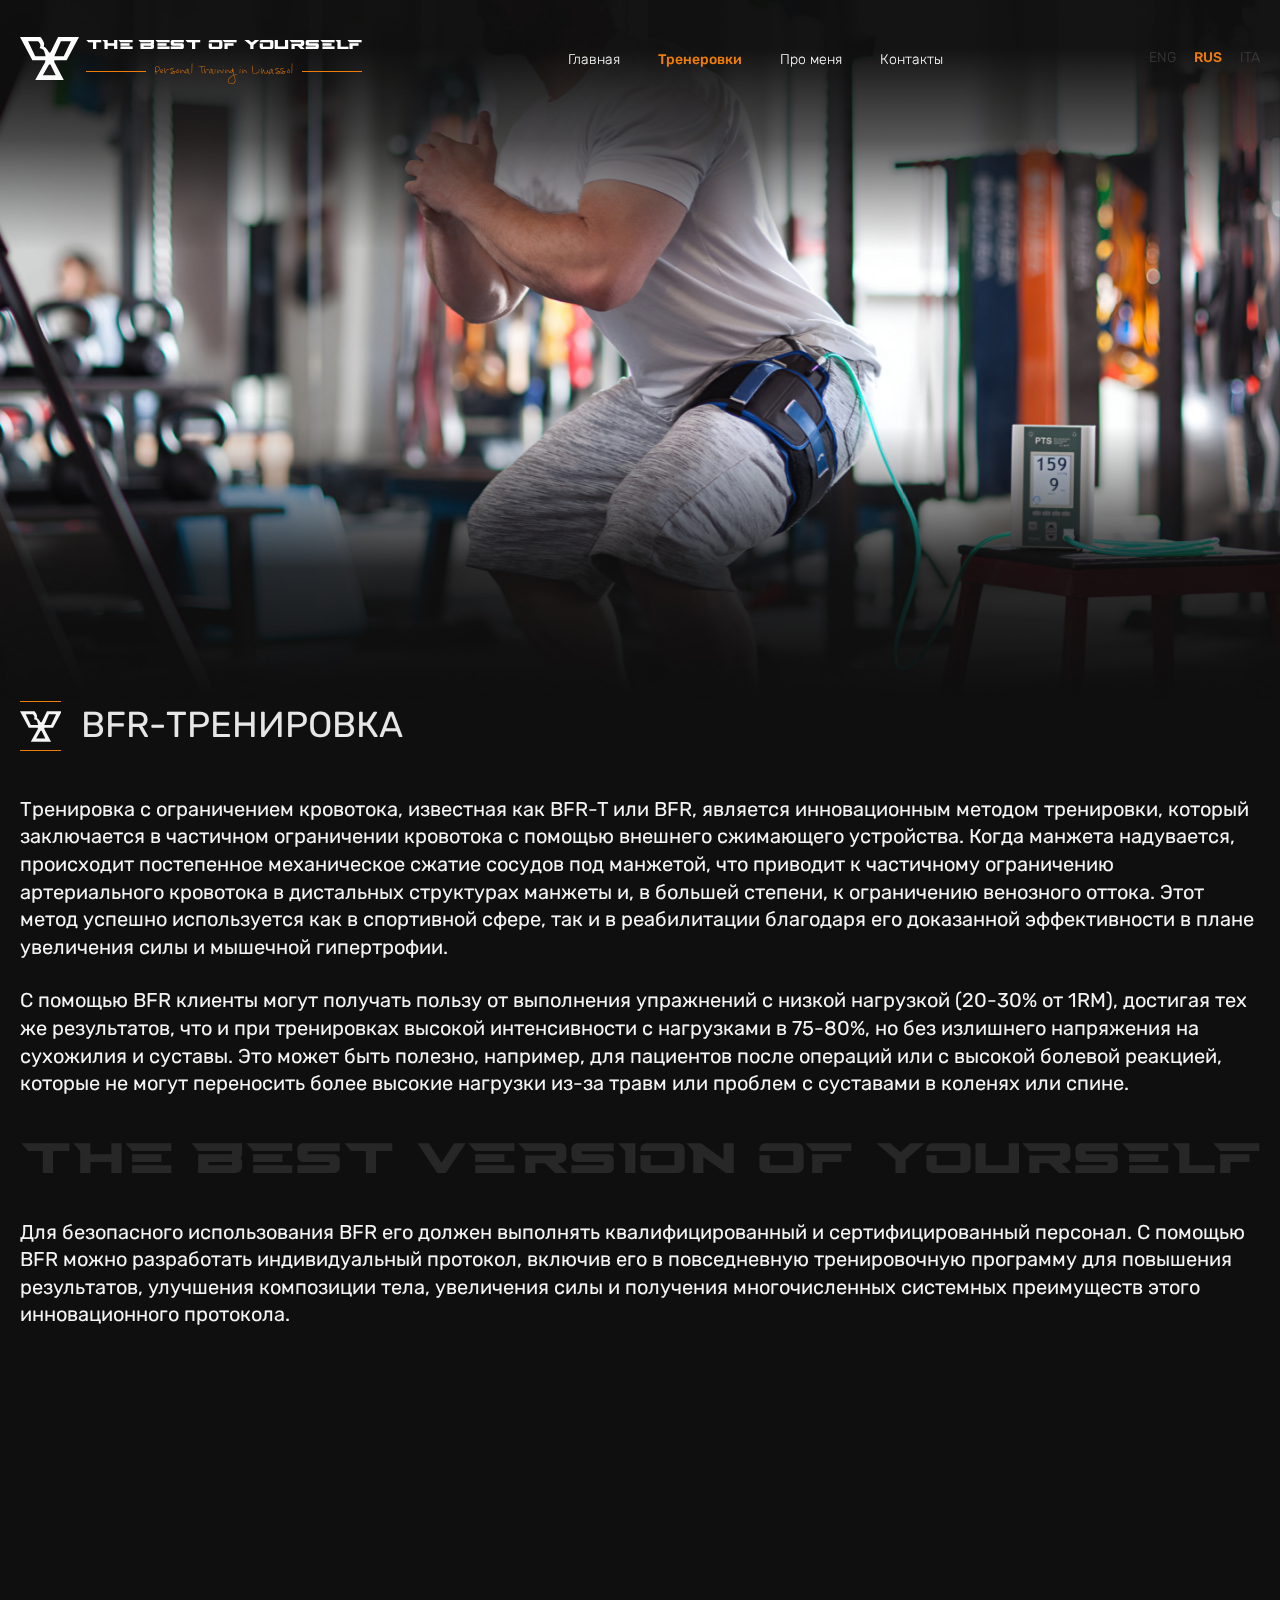
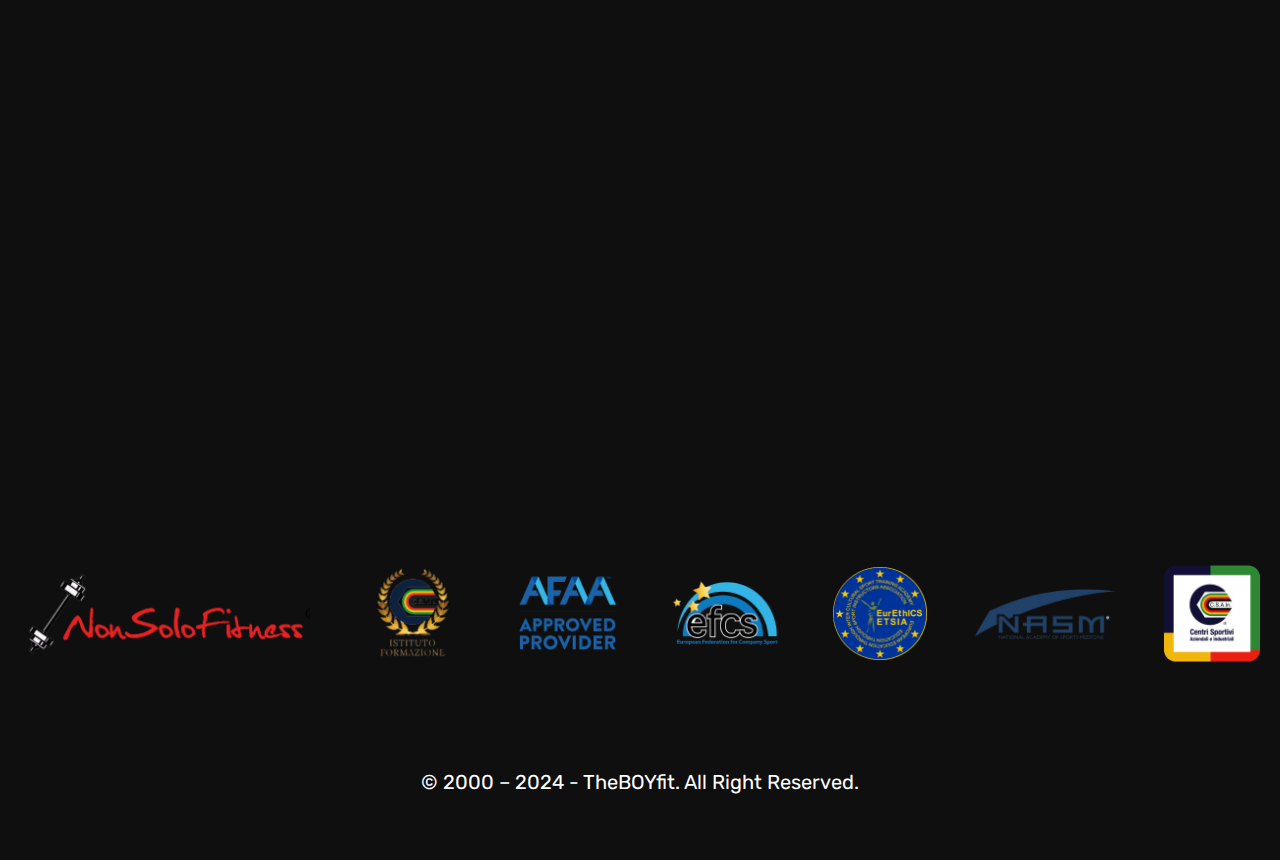
<file: BFR-training.html>
<!DOCTYPE html>
<html lang="ru">
<head>
    <meta charset="UTF-8">
    <meta name="viewport" content="width=device-width, initial-scale=1.0">  
    <title>BFR-тренировка</title>
    <link rel="preconnect" href="https://fonts.googleapis.com">
    <link rel="preconnect" href="https://fonts.gstatic.com" crossorigin>
    <link href="https://fonts.googleapis.com/css2?family=Rubik:ital,wght@0,300..900;1,300..900&display=swap" rel="stylesheet">
    <link href="https://unpkg.com/aos@2.3.1/dist/aos.css" rel="stylesheet">
    <link rel="stylesheet" href="css/style.css">
</head>
<body class="body"> 
    <header class="header">
        <div class="container">
            <div class="header__inner">

                <a class="header__logo" href="index.html">
                    <svg xmlns="http://www.w3.org/2000/svg" width="59" height="43" viewBox="0 0 59 43" fill="none">
                        <path fill-rule="evenodd" clip-rule="evenodd" d="M0 0L12.371 23.1538H25.2177V25.044L15.2258 43H43.7742L34.2581 25.044V23.1538H46.629L59 0H38.0645L30.4516 15.5934H29.0242C29.0242 15.5934 27.2403 12.488 25.6503 10.8681C25.0745 10.2815 23.7903 9.45055 23.7903 9.45055C23.7903 9.45055 24.2427 7.71257 24.0931 6.61538C23.6954 3.69921 20.4597 0 20.4597 0H0ZM25.6503 19.3736H15.2258L8.08871 4.25275H18.0806C18.0806 4.25275 20.502 6.60607 20.4597 8.50549C20.4283 9.91051 19.5081 11.3407 19.5081 11.3407C19.5081 11.3407 22.0507 11.6097 23.3145 12.7582C24.3585 13.707 24.7419 16.0659 24.7419 16.0659L25.6503 19.3736ZM50.9113 4.25275H40.9194L34.2581 19.3736H43.7742L50.9113 4.25275ZM35.6855 38.2747H22.8387L29.0242 27.4066H30.4516L35.6855 38.2747Z" fill="white"/>
                    </svg>
                    <div class="header__logo-content">
                        <span class="header__logo-name">The best of yourself</span>
                        <div class="header__logo-bottom">
                            <span></span>
                            <span class="header__logo-descr">Personal Training  in Limassol</span>
                            <span></span>
                        </div>
                    </div>
                </a>

                <nav class="header__menu">
                    <ul>
                        <li>
                            <a class="header__link" href="index.html">Главная</a>
                        </li>
                        <li>
                            <a class="header__link active" href="index.html#blog">Тренеровки</a>
                        </li>
                        <li>
                            <a class="header__link" href="about.html">Про меня</a>
                        </li>
                        <li>
                            <a class="header__link" href="#feedback">Контакты</a>
                        </li>
                    </ul>
                    <div class="header__lang">
                        <a class="header__lang-item" href="#">ENG</a>
                        <a class="header__lang-item active" href="#">Rus</a>
                        <a class="header__lang-item" href="#">ita</a>
                    </div>
                </nav>

                <div class="header__lang">
                    <a class="header__lang-item" href="#">ENG</a>
                    <a class="header__lang-item active" href="#">Rus</a>
                    <a class="header__lang-item" href="#">ita</a>
                </div>

                <div class="header__burger">
                    <svg xmlns="http://www.w3.org/2000/svg" width="27" height="22" viewBox="0 0 27 22" fill="none">
                        <path fill-rule="evenodd" clip-rule="evenodd" d="M2.896 5.22686C2.896 5.00805 3.00073 4.79821 3.18715 4.6435C3.37359 4.48878 3.62643 4.40186 3.89009 4.40186H23.1092C23.3728 4.40186 23.6257 4.48878 23.8121 4.6435C23.9986 4.79821 24.1032 5.00805 24.1032 5.22686C24.1032 5.44566 23.9986 5.6555 23.8121 5.81022C23.6257 5.96494 23.3728 6.05186 23.1092 6.05186H3.89009C3.62643 6.05186 3.37359 5.96494 3.18715 5.81022C3.00073 5.6555 2.896 5.44566 2.896 5.22686ZM2.896 11.0019C2.896 10.7831 3.00073 10.5732 3.18715 10.4185C3.37359 10.2638 3.62643 10.1769 3.89009 10.1769H23.1092C23.3728 10.1769 23.6257 10.2638 23.8121 10.4185C23.9986 10.5732 24.1032 10.7831 24.1032 11.0019C24.1032 11.2207 23.9986 11.4305 23.8121 11.5852C23.6257 11.7399 23.3728 11.8269 23.1092 11.8269H3.89009C3.62643 11.8269 3.37359 11.7399 3.18715 11.5852C3.00073 11.4305 2.896 11.2207 2.896 11.0019ZM2.896 16.7769C2.896 16.558 3.00073 16.3483 3.18715 16.1935C3.37359 16.0388 3.62643 15.9519 3.89009 15.9519H23.1092C23.3728 15.9519 23.6257 16.0388 23.8121 16.1935C23.9986 16.3483 24.1032 16.558 24.1032 16.7769C24.1032 16.9957 23.9986 17.2055 23.8121 17.3603C23.6257 17.5149 23.3728 17.6019 23.1092 17.6019H3.89009C3.62643 17.6019 3.37359 17.5149 3.18715 17.3603C3.00073 17.2055 2.896 16.9957 2.896 16.7769Z" fill="#F17D09"/>
                    </svg>
                </div>
            </div>
        </div>
    </header>

    <main class="main">
        <section class="article">
            <div class="article__banner" data-aos="fade-right" data-aos-duration="1000">
                <img src="img/article/home-5.jpg" alt="">
            </div>
            <div class="container">
                <div class="article__inner" data-aos="fade-up" data-aos-duration="1000">
                    <h1 class="article__title title">BFR-тренировка</h1>
                    <p>Тренировка с ограничением кровотока, известная как BFR-T или BFR, является инновационным методом тренировки, который заключается в частичном ограничении кровотока с помощью внешнего сжимающего устройства. Когда манжета надувается, происходит постепенное механическое сжатие сосудов под манжетой, что приводит к частичному ограничению артериального кровотока в дистальных структурах манжеты и, в большей степени, к ограничению венозного оттока. Этот метод успешно используется как в спортивной сфере, так и в реабилитации благодаря его доказанной эффективности в плане увеличения силы и мышечной гипертрофии.</p>
                    <p>С помощью BFR клиенты могут получать пользу от выполнения упражнений с низкой нагрузкой (20-30% от 1RM), достигая тех же результатов, что и при тренировках высокой интенсивности с нагрузками в 75-80%, но без излишнего напряжения на сухожилия и суставы. Это может быть полезно, например, для пациентов после операций или с высокой болевой реакцией, которые не могут переносить более высокие нагрузки из-за травм или проблем с суставами в коленях или спине. </p>
                    <div class="banner__content-title">
                        <div class="banner__content-container">
                            <p class="banner__title">the best version of yourself</p>
                            <p class="banner__title">the best version of yourself</p>
                            <p class="banner__title">the best version of yourself</p>
                            <p class="banner__title">the best version of yourself</p>
                            <p class="banner__title">the best version of yourself</p>
                        </div>
                    </div>
                    <p>Для безопасного использования BFR его должен выполнять квалифицированный и сертифицированный персонал. С помощью BFR можно разработать индивидуальный протокол, включив его в повседневную тренировочную программу для повышения результатов, улучшения композиции тела, увеличения силы и получения многочисленных системных преимуществ этого инновационного протокола.</p>
                </div>
            </div>
        </section>

        <section class="feedback" data-aos="fade-up" data-aos-duration="1000">
            <span id="feedback"></span>
            <div class="container">
                <div class="feedback__inner">
                    <div class="feedback__content">
                        <p class="feedback__name section__name">The B.o.y. Fit</p>
                        <div class="feedback__box">
                            <h2 class="feedback__title title">чем мы можем вам помочь?</h2>
                            <form class="feedback__from" action="#">
                                <input type="text" name="name" placeholder="Имя">
                                <input type="tel" name="tel" placeholder="Телефон">
                                <textarea name="message" id="message" placeholder="Сообщение"></textarea>
                                <div class="feedback__from-block">
                                    <input type="email" name="email" placeholder="Email">
                                    <button class="btn" type="submit">
                                        Оставить заявку
                                        <span>
                                            <svg xmlns="http://www.w3.org/2000/svg" width="19" height="19" viewBox="0 0 19 19" fill="none">
                                                <path d="M5.43283 14.6061L13.1056 6.93335L13.1107 9.51517L14.5757 9.51517L14.5757 4.42426L9.48477 4.42426L9.48477 5.88919L12.0666 5.89439L4.39387 13.5671L5.43283 14.6061Z" fill="#F17D09"/>
                                            </svg>
                                        </span>
                                    </button>
                                </div>
                                <button class="btn" type="submit">
                                    Оставить заявку
                                    <span>
                                        <svg xmlns="http://www.w3.org/2000/svg" width="19" height="19" viewBox="0 0 19 19" fill="none">
                                            <path d="M5.43283 14.6061L13.1056 6.93335L13.1107 9.51517L14.5757 9.51517L14.5757 4.42426L9.48477 4.42426L9.48477 5.88919L12.0666 5.89439L4.39387 13.5671L5.43283 14.6061Z" fill="#F17D09"/>
                                        </svg>
                                    </span>
                                </button>
                            </form>
                        </div>
                    </div>
                </div>
            </div>
        </section>

        <div class="partners">
            <div class="container">
                <div class="partners__inner">
                    <div class="partners__item">
                        <img src="img/partners/1.png" alt="">
                    </div>
                    <div class="partners__item">
                        <img src="img/partners/2.png" alt="">
                    </div>
                    <div class="partners__item">
                        <img src="img/partners/3.png" alt="">
                    </div>
                    <div class="partners__item">
                        <img src="img/partners/4.png" alt="">
                    </div>
                    <div class="partners__item">
                        <img src="img/partners/5.png" alt="">
                    </div>
                    <div class="partners__item">
                        <img src="img/partners/6.png" alt="">
                    </div>
                    <div class="partners__item">
                        <img src="img/partners/7.png" alt="">
                    </div>
                </div>
            </div>
        </div>

    </main>

    <footer class="footer">
        <div class="container">
            <div class="footer__inner">
                <p class="footer__name">© 2000 – 2024 - TheBOYfit. All Right Reserved.</p>
            </div>
        </div>
    </footer>

    <script src="https://unpkg.com/aos@2.3.1/dist/aos.js"></script>
    <script src="js/script.js"></script>
</body>
</html>
</file>
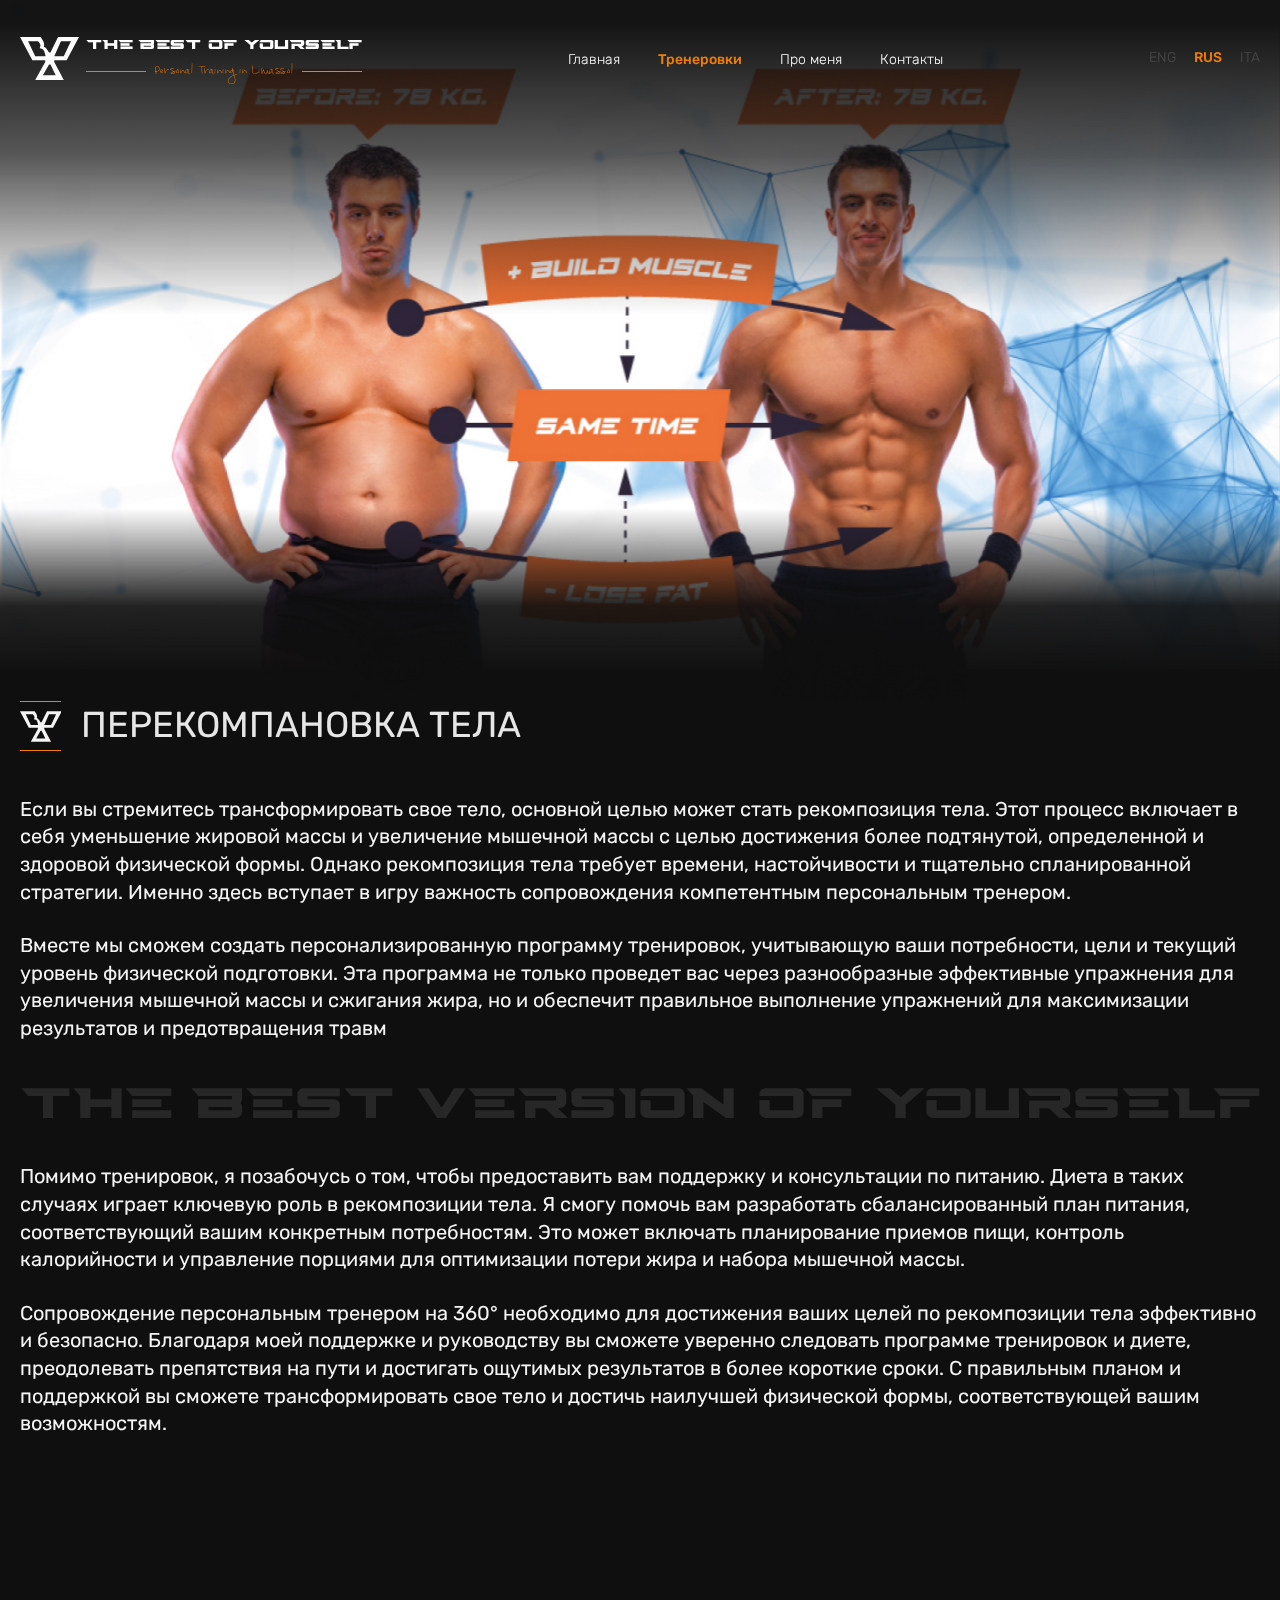
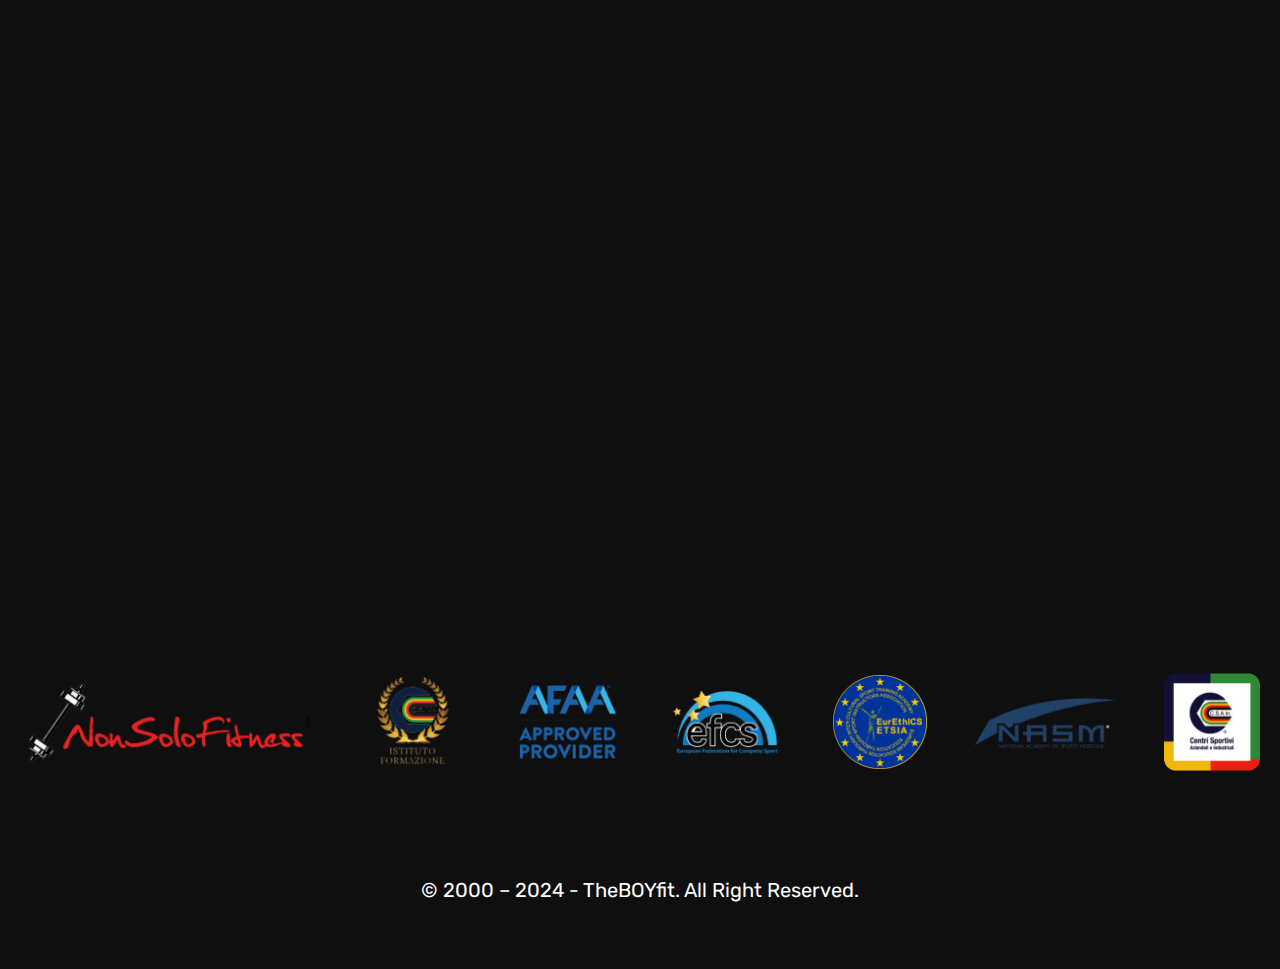
<file: rearrangement-of-the-body.html>
<!DOCTYPE html>
<html lang="ru">
<head>
    <meta charset="UTF-8">
    <meta name="viewport" content="width=device-width, initial-scale=1.0">  
    <title>Перекомпановка тела</title>
    <link rel="preconnect" href="https://fonts.googleapis.com">
    <link rel="preconnect" href="https://fonts.gstatic.com" crossorigin>
    <link href="https://fonts.googleapis.com/css2?family=Rubik:ital,wght@0,300..900;1,300..900&display=swap" rel="stylesheet">
    <link href="https://unpkg.com/aos@2.3.1/dist/aos.css" rel="stylesheet">
    <link rel="stylesheet" href="css/style.css">
</head>
<body class="body"> 
    <header class="header">
        <div class="container">
            <div class="header__inner">

                <a class="header__logo" href="index.html">
                    <svg xmlns="http://www.w3.org/2000/svg" width="59" height="43" viewBox="0 0 59 43" fill="none">
                        <path fill-rule="evenodd" clip-rule="evenodd" d="M0 0L12.371 23.1538H25.2177V25.044L15.2258 43H43.7742L34.2581 25.044V23.1538H46.629L59 0H38.0645L30.4516 15.5934H29.0242C29.0242 15.5934 27.2403 12.488 25.6503 10.8681C25.0745 10.2815 23.7903 9.45055 23.7903 9.45055C23.7903 9.45055 24.2427 7.71257 24.0931 6.61538C23.6954 3.69921 20.4597 0 20.4597 0H0ZM25.6503 19.3736H15.2258L8.08871 4.25275H18.0806C18.0806 4.25275 20.502 6.60607 20.4597 8.50549C20.4283 9.91051 19.5081 11.3407 19.5081 11.3407C19.5081 11.3407 22.0507 11.6097 23.3145 12.7582C24.3585 13.707 24.7419 16.0659 24.7419 16.0659L25.6503 19.3736ZM50.9113 4.25275H40.9194L34.2581 19.3736H43.7742L50.9113 4.25275ZM35.6855 38.2747H22.8387L29.0242 27.4066H30.4516L35.6855 38.2747Z" fill="white"/>
                    </svg>
                    <div class="header__logo-content">
                        <span class="header__logo-name">The best of yourself</span>
                        <div class="header__logo-bottom">
                            <span></span>
                            <span class="header__logo-descr">Personal Training  in Limassol</span>
                            <span></span>
                        </div>
                    </div>
                </a>

                <nav class="header__menu">
                    <ul>
                        <li>
                            <a class="header__link" href="index.html">Главная</a>
                        </li>
                        <li>
                            <a class="header__link active" href="index.html#blog">Тренеровки</a>
                        </li>
                        <li>
                            <a class="header__link" href="about.html">Про меня</a>
                        </li>
                        <li>
                            <a class="header__link" href="#feedback">Контакты</a>
                        </li>
                    </ul>
                    <div class="header__lang">
                        <a class="header__lang-item" href="#">ENG</a>
                        <a class="header__lang-item active" href="#">Rus</a>
                        <a class="header__lang-item" href="#">ita</a>
                    </div>
                </nav>

                <div class="header__lang">
                    <a class="header__lang-item" href="#">ENG</a>
                    <a class="header__lang-item active" href="#">Rus</a>
                    <a class="header__lang-item" href="#">ita</a>
                </div>

                <div class="header__burger">
                    <svg xmlns="http://www.w3.org/2000/svg" width="27" height="22" viewBox="0 0 27 22" fill="none">
                        <path fill-rule="evenodd" clip-rule="evenodd" d="M2.896 5.22686C2.896 5.00805 3.00073 4.79821 3.18715 4.6435C3.37359 4.48878 3.62643 4.40186 3.89009 4.40186H23.1092C23.3728 4.40186 23.6257 4.48878 23.8121 4.6435C23.9986 4.79821 24.1032 5.00805 24.1032 5.22686C24.1032 5.44566 23.9986 5.6555 23.8121 5.81022C23.6257 5.96494 23.3728 6.05186 23.1092 6.05186H3.89009C3.62643 6.05186 3.37359 5.96494 3.18715 5.81022C3.00073 5.6555 2.896 5.44566 2.896 5.22686ZM2.896 11.0019C2.896 10.7831 3.00073 10.5732 3.18715 10.4185C3.37359 10.2638 3.62643 10.1769 3.89009 10.1769H23.1092C23.3728 10.1769 23.6257 10.2638 23.8121 10.4185C23.9986 10.5732 24.1032 10.7831 24.1032 11.0019C24.1032 11.2207 23.9986 11.4305 23.8121 11.5852C23.6257 11.7399 23.3728 11.8269 23.1092 11.8269H3.89009C3.62643 11.8269 3.37359 11.7399 3.18715 11.5852C3.00073 11.4305 2.896 11.2207 2.896 11.0019ZM2.896 16.7769C2.896 16.558 3.00073 16.3483 3.18715 16.1935C3.37359 16.0388 3.62643 15.9519 3.89009 15.9519H23.1092C23.3728 15.9519 23.6257 16.0388 23.8121 16.1935C23.9986 16.3483 24.1032 16.558 24.1032 16.7769C24.1032 16.9957 23.9986 17.2055 23.8121 17.3603C23.6257 17.5149 23.3728 17.6019 23.1092 17.6019H3.89009C3.62643 17.6019 3.37359 17.5149 3.18715 17.3603C3.00073 17.2055 2.896 16.9957 2.896 16.7769Z" fill="#F17D09"/>
                    </svg>
                </div>
            </div>
        </div>
    </header>

    <main class="main">
        <section class="article">
            <div class="article__banner" data-aos="fade-right" data-aos-duration="1000">
                <img src="img/article/home-4.jpg" alt="">
            </div>
            <div class="container">
                <div class="article__inner" data-aos="fade-up" data-aos-duration="1000">
                    <h1 class="article__title title">Перекомпановка тела</h1>
                    <p>Если вы стремитесь трансформировать свое тело, основной целью может стать рекомпозиция тела. Этот процесс включает в себя уменьшение жировой массы и увеличение мышечной массы с целью достижения более подтянутой, определенной и здоровой физической формы. Однако рекомпозиция тела требует времени, настойчивости и тщательно спланированной стратегии. Именно здесь вступает в игру важность сопровождения компетентным персональным тренером.</p>
                    <p>Вместе мы сможем создать персонализированную программу тренировок, учитывающую ваши потребности, цели и текущий уровень физической подготовки. Эта программа не только проведет вас через разнообразные эффективные упражнения для увеличения мышечной массы и сжигания жира, но и обеспечит правильное выполнение упражнений для максимизации результатов и предотвращения травм</p>
                    <div class="banner__content-title">
                        <div class="banner__content-container">
                            <p class="banner__title">the best version of yourself</p>
                            <p class="banner__title">the best version of yourself</p>
                            <p class="banner__title">the best version of yourself</p>
                            <p class="banner__title">the best version of yourself</p>
                            <p class="banner__title">the best version of yourself</p>
                        </div>
                    </div>
                    <p>Помимо тренировок, я позабочусь о том, чтобы предоставить вам поддержку и консультации по питанию. Диета в таких случаях играет ключевую роль в рекомпозиции тела. Я смогу помочь вам разработать сбалансированный план питания, соответствующий вашим конкретным потребностям. Это может включать планирование приемов пищи, контроль калорийности и управление порциями для оптимизации потери жира и набора мышечной массы.</p>
                    <p>Сопровождение персональным тренером на 360° необходимо для достижения ваших целей по рекомпозиции тела эффективно и безопасно. Благодаря моей поддержке и руководству вы сможете уверенно следовать программе тренировок и диете, преодолевать препятствия на пути и достигать ощутимых результатов в более короткие сроки. С правильным планом и поддержкой вы сможете трансформировать свое тело и достичь наилучшей физической формы, соответствующей вашим возможностям.</p>
                </div>
            </div>
        </section>

        <section class="feedback" data-aos="fade-up" data-aos-duration="1000">
            <span id="feedback"></span>
            <div class="container">
                <div class="feedback__inner">
                    <div class="feedback__content">
                        <p class="feedback__name section__name">The B.o.y. Fit</p>
                        <div class="feedback__box">
                            <h2 class="feedback__title title">чем мы можем вам помочь?</h2>
                            <form class="feedback__from" action="#">
                                <input type="text" name="name" placeholder="Имя">
                                <input type="tel" name="tel" placeholder="Телефон">
                                <textarea name="message" id="message" placeholder="Сообщение"></textarea>
                                <div class="feedback__from-block">
                                    <input type="email" name="email" placeholder="Email">
                                    <button class="btn" type="submit">
                                        Оставить заявку
                                        <span>
                                            <svg xmlns="http://www.w3.org/2000/svg" width="19" height="19" viewBox="0 0 19 19" fill="none">
                                                <path d="M5.43283 14.6061L13.1056 6.93335L13.1107 9.51517L14.5757 9.51517L14.5757 4.42426L9.48477 4.42426L9.48477 5.88919L12.0666 5.89439L4.39387 13.5671L5.43283 14.6061Z" fill="#F17D09"/>
                                            </svg>
                                        </span>
                                    </button>
                                </div>
                                <button class="btn" type="submit">
                                    Оставить заявку
                                    <span>
                                        <svg xmlns="http://www.w3.org/2000/svg" width="19" height="19" viewBox="0 0 19 19" fill="none">
                                            <path d="M5.43283 14.6061L13.1056 6.93335L13.1107 9.51517L14.5757 9.51517L14.5757 4.42426L9.48477 4.42426L9.48477 5.88919L12.0666 5.89439L4.39387 13.5671L5.43283 14.6061Z" fill="#F17D09"/>
                                        </svg>
                                    </span>
                                </button>
                            </form>
                        </div>
                    </div>
                </div>
            </div>
        </section>

        <div class="partners">
            <div class="container">
                <div class="partners__inner">
                    <div class="partners__item">
                        <img src="img/partners/1.png" alt="">
                    </div>
                    <div class="partners__item">
                        <img src="img/partners/2.png" alt="">
                    </div>
                    <div class="partners__item">
                        <img src="img/partners/3.png" alt="">
                    </div>
                    <div class="partners__item">
                        <img src="img/partners/4.png" alt="">
                    </div>
                    <div class="partners__item">
                        <img src="img/partners/5.png" alt="">
                    </div>
                    <div class="partners__item">
                        <img src="img/partners/6.png" alt="">
                    </div>
                    <div class="partners__item">
                        <img src="img/partners/7.png" alt="">
                    </div>
                </div>
            </div>
        </div>

    </main>

    <footer class="footer">
        <div class="container">
            <div class="footer__inner">
                <p class="footer__name">© 2000 – 2024 - TheBOYfit. All Right Reserved.</p>
            </div>
        </div>
    </footer>

    <script src="https://unpkg.com/aos@2.3.1/dist/aos.js"></script>
    <script src="js/script.js"></script>
</body>
</html>
</file>
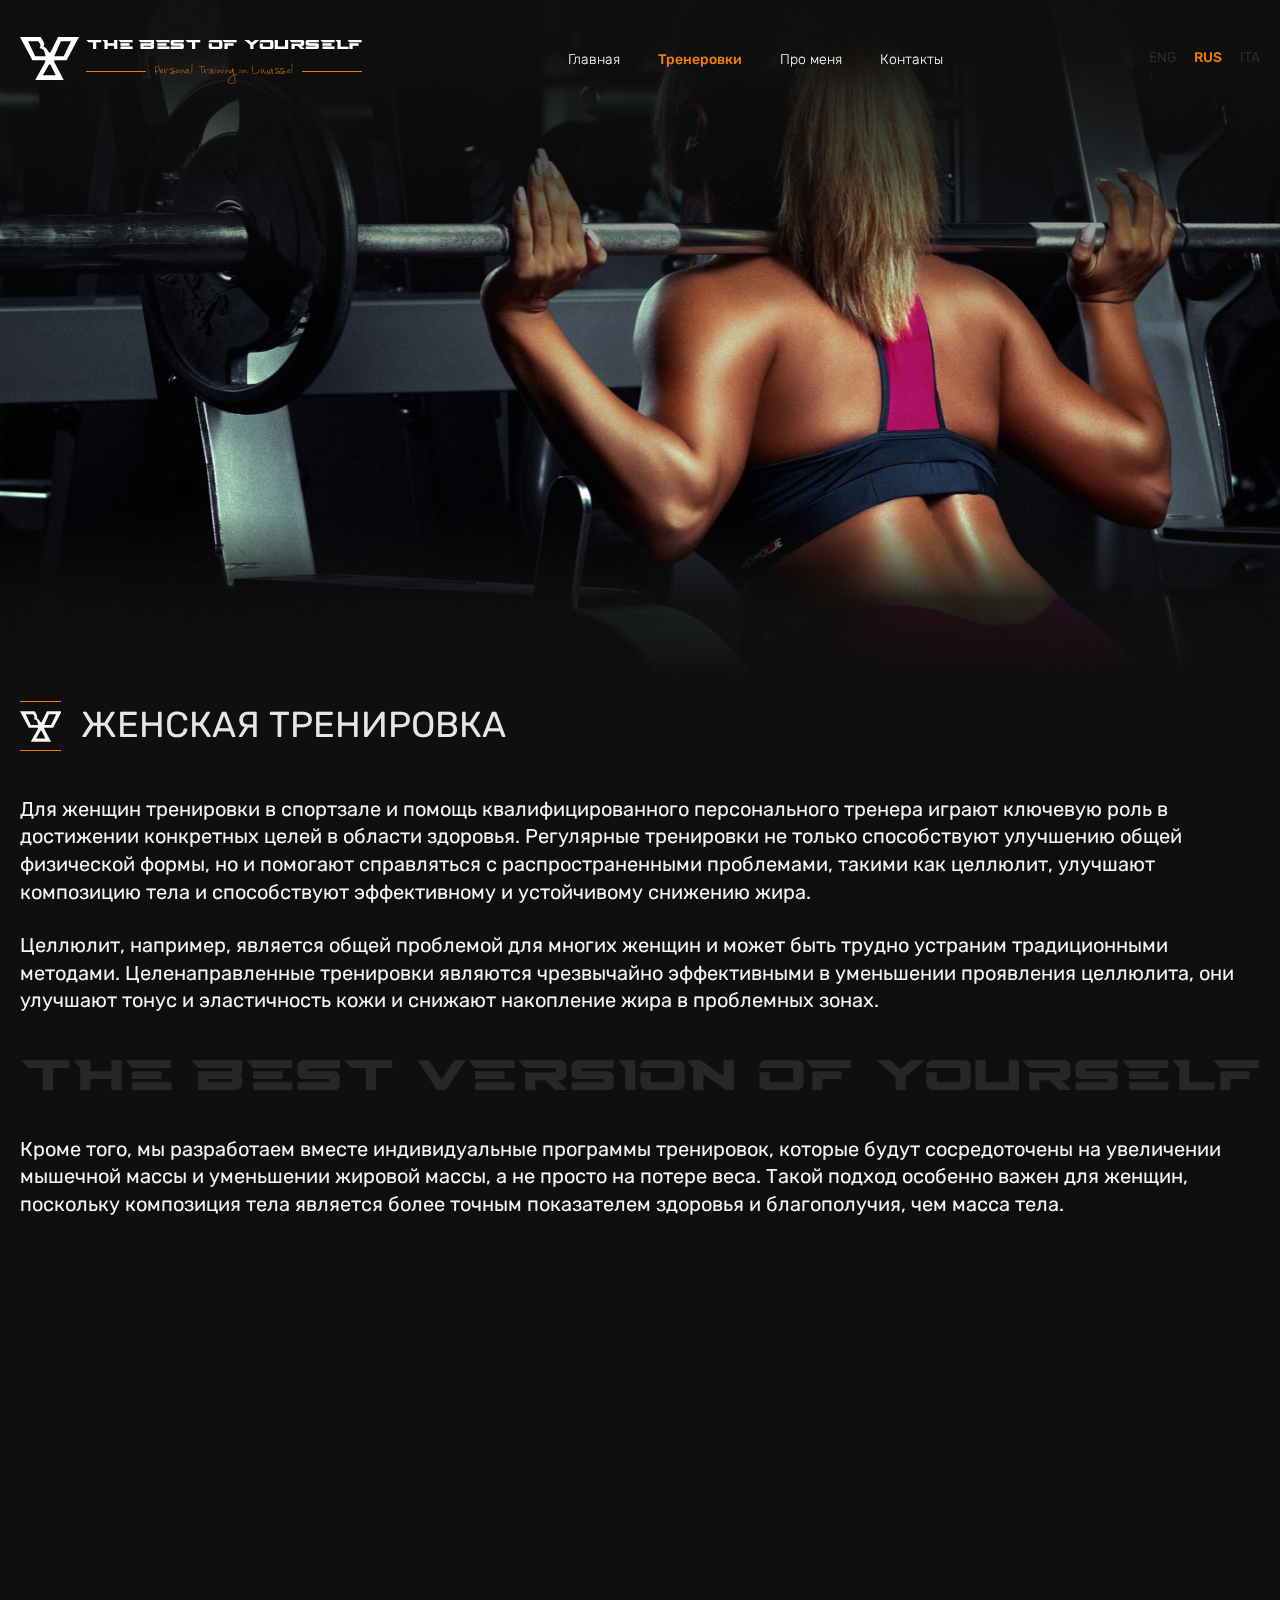
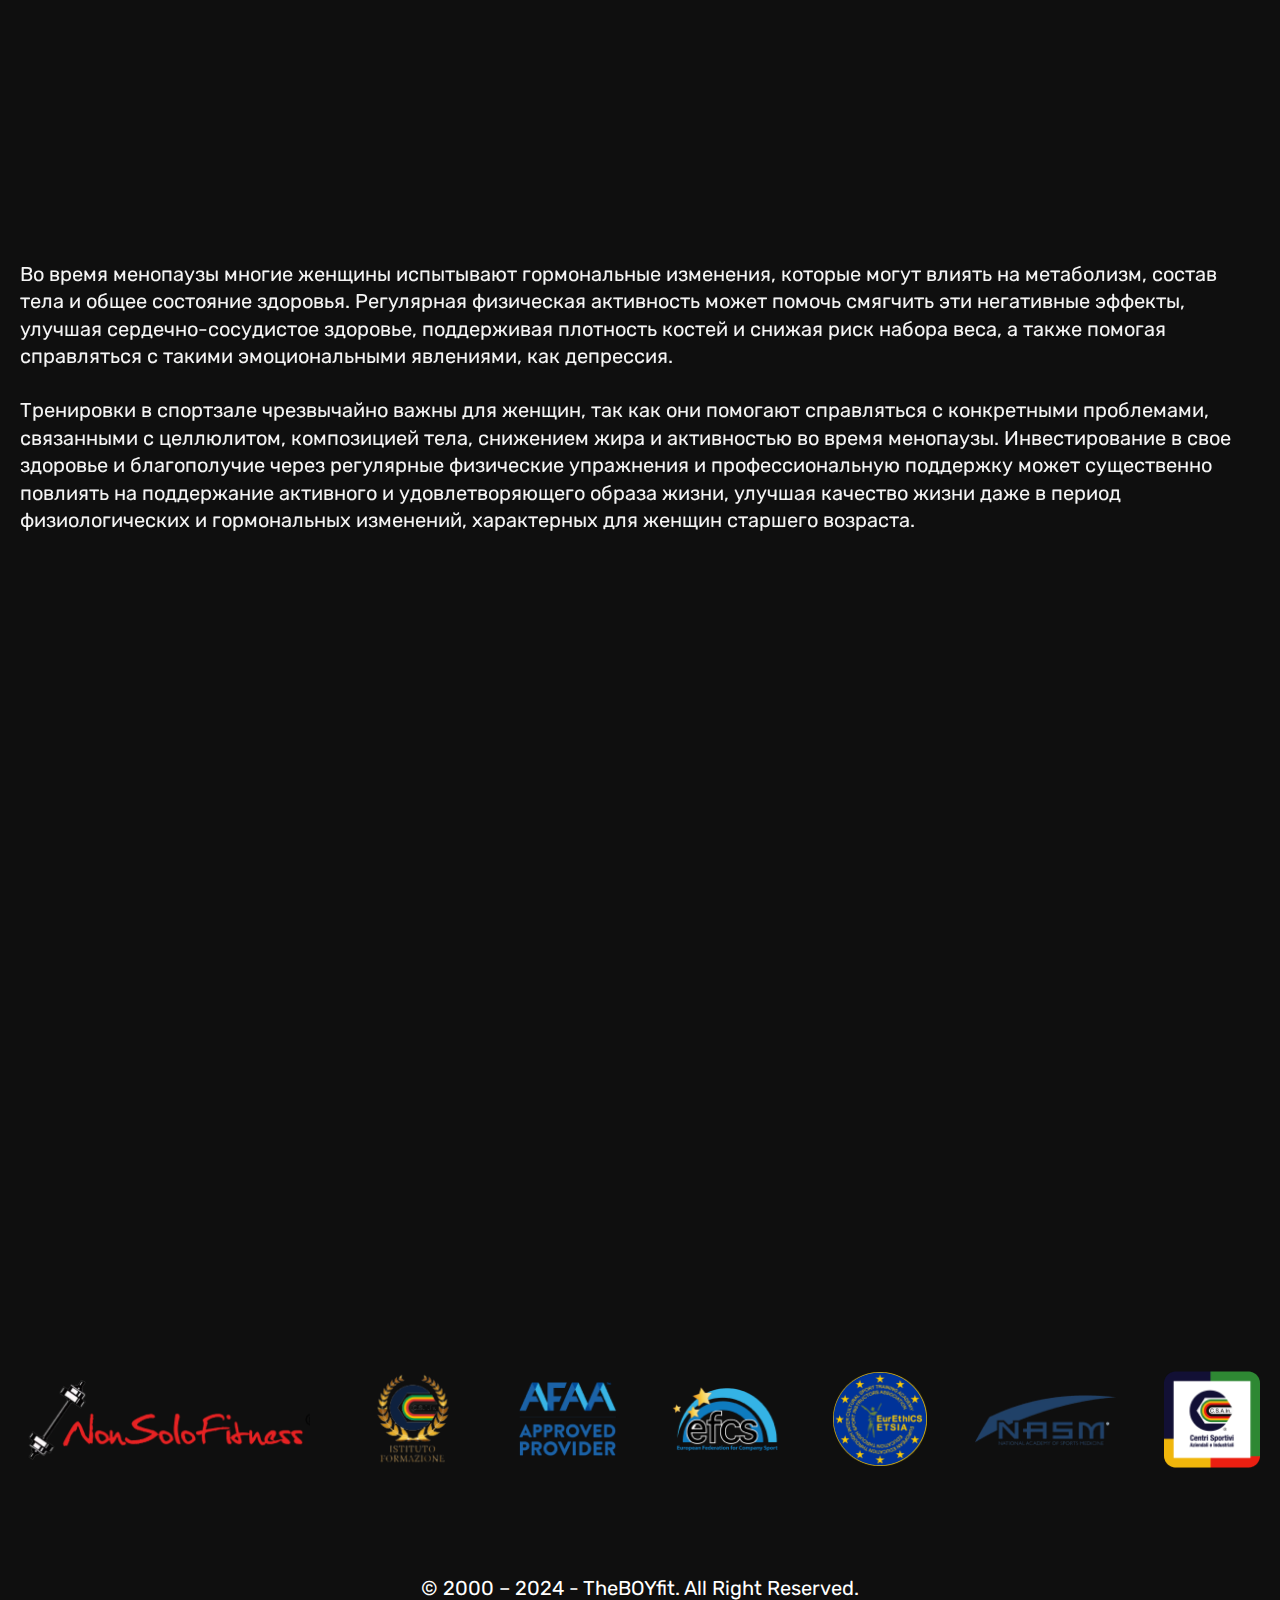
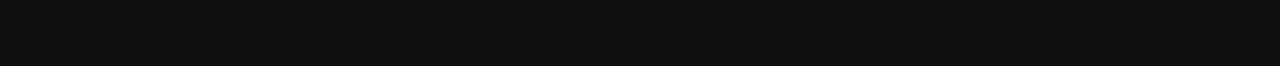
<file: womens-training.html>
<!DOCTYPE html>
<html lang="ru">
<head>
    <meta charset="UTF-8">
    <meta name="viewport" content="width=device-width, initial-scale=1.0">  
    <title>Женская тренировка</title>
    <link rel="preconnect" href="https://fonts.googleapis.com">
    <link rel="preconnect" href="https://fonts.gstatic.com" crossorigin>
    <link href="https://fonts.googleapis.com/css2?family=Rubik:ital,wght@0,300..900;1,300..900&display=swap" rel="stylesheet">
    <link href="https://unpkg.com/aos@2.3.1/dist/aos.css" rel="stylesheet">
    <link rel="stylesheet" href="css/style.css">
</head>
<body class="body"> 
    <header class="header">
        <div class="container">
            <div class="header__inner">

                <a class="header__logo" href="index.html">
                    <svg xmlns="http://www.w3.org/2000/svg" width="59" height="43" viewBox="0 0 59 43" fill="none">
                        <path fill-rule="evenodd" clip-rule="evenodd" d="M0 0L12.371 23.1538H25.2177V25.044L15.2258 43H43.7742L34.2581 25.044V23.1538H46.629L59 0H38.0645L30.4516 15.5934H29.0242C29.0242 15.5934 27.2403 12.488 25.6503 10.8681C25.0745 10.2815 23.7903 9.45055 23.7903 9.45055C23.7903 9.45055 24.2427 7.71257 24.0931 6.61538C23.6954 3.69921 20.4597 0 20.4597 0H0ZM25.6503 19.3736H15.2258L8.08871 4.25275H18.0806C18.0806 4.25275 20.502 6.60607 20.4597 8.50549C20.4283 9.91051 19.5081 11.3407 19.5081 11.3407C19.5081 11.3407 22.0507 11.6097 23.3145 12.7582C24.3585 13.707 24.7419 16.0659 24.7419 16.0659L25.6503 19.3736ZM50.9113 4.25275H40.9194L34.2581 19.3736H43.7742L50.9113 4.25275ZM35.6855 38.2747H22.8387L29.0242 27.4066H30.4516L35.6855 38.2747Z" fill="white"/>
                    </svg>
                    <div class="header__logo-content">
                        <span class="header__logo-name">The best of yourself</span>
                        <div class="header__logo-bottom">
                            <span></span>
                            <span class="header__logo-descr">Personal Training  in Limassol</span>
                            <span></span>
                        </div>
                    </div>
                </a>

                <nav class="header__menu">
                    <ul>
                        <li>
                            <a class="header__link" href="index.html">Главная</a>
                        </li>
                        <li>
                            <a class="header__link active" href="index.html#blog">Тренеровки</a>
                        </li>
                        <li>
                            <a class="header__link" href="about.html">Про меня</a>
                        </li>
                        <li>
                            <a class="header__link" href="#feedback">Контакты</a>
                        </li>
                    </ul>
                    <div class="header__lang">
                        <a class="header__lang-item" href="#">ENG</a>
                        <a class="header__lang-item active" href="#">Rus</a>
                        <a class="header__lang-item" href="#">ita</a>
                    </div>
                </nav>

                <div class="header__lang">
                    <a class="header__lang-item" href="#">ENG</a>
                    <a class="header__lang-item active" href="#">Rus</a>
                    <a class="header__lang-item" href="#">ita</a>
                </div>

                <div class="header__burger">
                    <svg xmlns="http://www.w3.org/2000/svg" width="27" height="22" viewBox="0 0 27 22" fill="none">
                        <path fill-rule="evenodd" clip-rule="evenodd" d="M2.896 5.22686C2.896 5.00805 3.00073 4.79821 3.18715 4.6435C3.37359 4.48878 3.62643 4.40186 3.89009 4.40186H23.1092C23.3728 4.40186 23.6257 4.48878 23.8121 4.6435C23.9986 4.79821 24.1032 5.00805 24.1032 5.22686C24.1032 5.44566 23.9986 5.6555 23.8121 5.81022C23.6257 5.96494 23.3728 6.05186 23.1092 6.05186H3.89009C3.62643 6.05186 3.37359 5.96494 3.18715 5.81022C3.00073 5.6555 2.896 5.44566 2.896 5.22686ZM2.896 11.0019C2.896 10.7831 3.00073 10.5732 3.18715 10.4185C3.37359 10.2638 3.62643 10.1769 3.89009 10.1769H23.1092C23.3728 10.1769 23.6257 10.2638 23.8121 10.4185C23.9986 10.5732 24.1032 10.7831 24.1032 11.0019C24.1032 11.2207 23.9986 11.4305 23.8121 11.5852C23.6257 11.7399 23.3728 11.8269 23.1092 11.8269H3.89009C3.62643 11.8269 3.37359 11.7399 3.18715 11.5852C3.00073 11.4305 2.896 11.2207 2.896 11.0019ZM2.896 16.7769C2.896 16.558 3.00073 16.3483 3.18715 16.1935C3.37359 16.0388 3.62643 15.9519 3.89009 15.9519H23.1092C23.3728 15.9519 23.6257 16.0388 23.8121 16.1935C23.9986 16.3483 24.1032 16.558 24.1032 16.7769C24.1032 16.9957 23.9986 17.2055 23.8121 17.3603C23.6257 17.5149 23.3728 17.6019 23.1092 17.6019H3.89009C3.62643 17.6019 3.37359 17.5149 3.18715 17.3603C3.00073 17.2055 2.896 16.9957 2.896 16.7769Z" fill="#F17D09"/>
                    </svg>
                </div>
            </div>
        </div>
    </header>

    <main class="main">
        <section class="article">
            <div class="article__banner" data-aos="fade-right" data-aos-duration="1000">
                <img src="img/article/home-3.jpg" alt="">
            </div>
            <div class="container">
                <div class="article__inner" data-aos="fade-up" data-aos-duration="1000">
                    <h1 class="article__title title">Женская тренировка</h1>
                    <p>Для женщин тренировки в спортзале и помощь квалифицированного персонального тренера играют ключевую роль в достижении конкретных целей в области здоровья. Регулярные тренировки не только способствуют улучшению общей физической формы, но и помогают справляться с распространенными проблемами, такими как целлюлит, улучшают композицию тела и способствуют эффективному и устойчивому снижению жира.</p>
                    <p>Целлюлит, например, является общей проблемой для многих женщин и может быть трудно устраним традиционными методами. Целенаправленные тренировки являются чрезвычайно эффективными в уменьшении проявления целлюлита, они улучшают тонус и эластичность кожи и снижают накопление жира в проблемных зонах.</p>
                    <div class="banner__content-title">
                        <div class="banner__content-container">
                            <p class="banner__title">the best version of yourself</p>
                            <p class="banner__title">the best version of yourself</p>
                            <p class="banner__title">the best version of yourself</p>
                            <p class="banner__title">the best version of yourself</p>
                            <p class="banner__title">the best version of yourself</p>
                        </div>
                    </div>
                    <p>Кроме того, мы разработаем вместе индивидуальные программы тренировок, которые будут сосредоточены на увеличении мышечной массы и уменьшении жировой массы, а не просто на потере веса. Такой подход особенно важен для женщин, поскольку композиция тела является более точным показателем здоровья и благополучия, чем масса тела.</p>
                    <div class="article__image" data-aos="fade-up" data-aos-duration="1000">
                        <p class="article__image-name section__name">The B.o.y. Fit</p>
                        <img src="img/article/home-3-1.jpg" alt="">
                    </div>
                    <p>Во время менопаузы многие женщины испытывают гормональные изменения, которые могут влиять на метаболизм, состав тела и общее состояние здоровья. Регулярная физическая активность может помочь смягчить эти негативные эффекты, улучшая сердечно-сосудистое здоровье, поддерживая плотность костей и снижая риск набора веса, а также помогая справляться с такими эмоциональными явлениями, как депрессия.</p>
                    <p>Тренировки в спортзале чрезвычайно важны для женщин, так как они помогают справляться с конкретными проблемами, связанными с целлюлитом, композицией тела, снижением жира и активностью во время менопаузы. Инвестирование в свое здоровье и благополучие через регулярные физические упражнения и профессиональную поддержку может существенно повлиять на поддержание активного и удовлетворяющего образа жизни, улучшая качество жизни даже в период физиологических и гормональных изменений, характерных для женщин старшего возраста.</p>
                </div>
            </div>
        </section>

        <section class="feedback" data-aos="fade-up" data-aos-duration="1000">
            <span id="feedback"></span>
            <div class="container">
                <div class="feedback__inner">
                    <div class="feedback__content">
                        <p class="feedback__name section__name">The B.o.y. Fit</p>
                        <div class="feedback__box">
                            <h2 class="feedback__title title">чем мы можем вам помочь?</h2>
                            <form class="feedback__from" action="#">
                                <input type="text" name="name" placeholder="Имя">
                                <input type="tel" name="tel" placeholder="Телефон">
                                <textarea name="message" id="message" placeholder="Сообщение"></textarea>
                                <div class="feedback__from-block">
                                    <input type="email" name="email" placeholder="Email">
                                    <button class="btn" type="submit">
                                        Оставить заявку
                                        <span>
                                            <svg xmlns="http://www.w3.org/2000/svg" width="19" height="19" viewBox="0 0 19 19" fill="none">
                                                <path d="M5.43283 14.6061L13.1056 6.93335L13.1107 9.51517L14.5757 9.51517L14.5757 4.42426L9.48477 4.42426L9.48477 5.88919L12.0666 5.89439L4.39387 13.5671L5.43283 14.6061Z" fill="#F17D09"/>
                                            </svg>
                                        </span>
                                    </button>
                                </div>
                                <button class="btn" type="submit">
                                    Оставить заявку
                                    <span>
                                        <svg xmlns="http://www.w3.org/2000/svg" width="19" height="19" viewBox="0 0 19 19" fill="none">
                                            <path d="M5.43283 14.6061L13.1056 6.93335L13.1107 9.51517L14.5757 9.51517L14.5757 4.42426L9.48477 4.42426L9.48477 5.88919L12.0666 5.89439L4.39387 13.5671L5.43283 14.6061Z" fill="#F17D09"/>
                                        </svg>
                                    </span>
                                </button>
                            </form>
                        </div>
                    </div>
                </div>
            </div>
        </section>

        <div class="partners">
            <div class="container">
                <div class="partners__inner">
                    <div class="partners__item">
                        <img src="img/partners/1.png" alt="">
                    </div>
                    <div class="partners__item">
                        <img src="img/partners/2.png" alt="">
                    </div>
                    <div class="partners__item">
                        <img src="img/partners/3.png" alt="">
                    </div>
                    <div class="partners__item">
                        <img src="img/partners/4.png" alt="">
                    </div>
                    <div class="partners__item">
                        <img src="img/partners/5.png" alt="">
                    </div>
                    <div class="partners__item">
                        <img src="img/partners/6.png" alt="">
                    </div>
                    <div class="partners__item">
                        <img src="img/partners/7.png" alt="">
                    </div>
                </div>
            </div>
        </div>

    </main>

    <footer class="footer">
        <div class="container">
            <div class="footer__inner">
                <p class="footer__name">© 2000 – 2024 - TheBOYfit. All Right Reserved.</p>
            </div>
        </div>
    </footer>

    <script src="https://unpkg.com/aos@2.3.1/dist/aos.js"></script>
    <script src="js/script.js"></script>
</body>
</html>
</file>
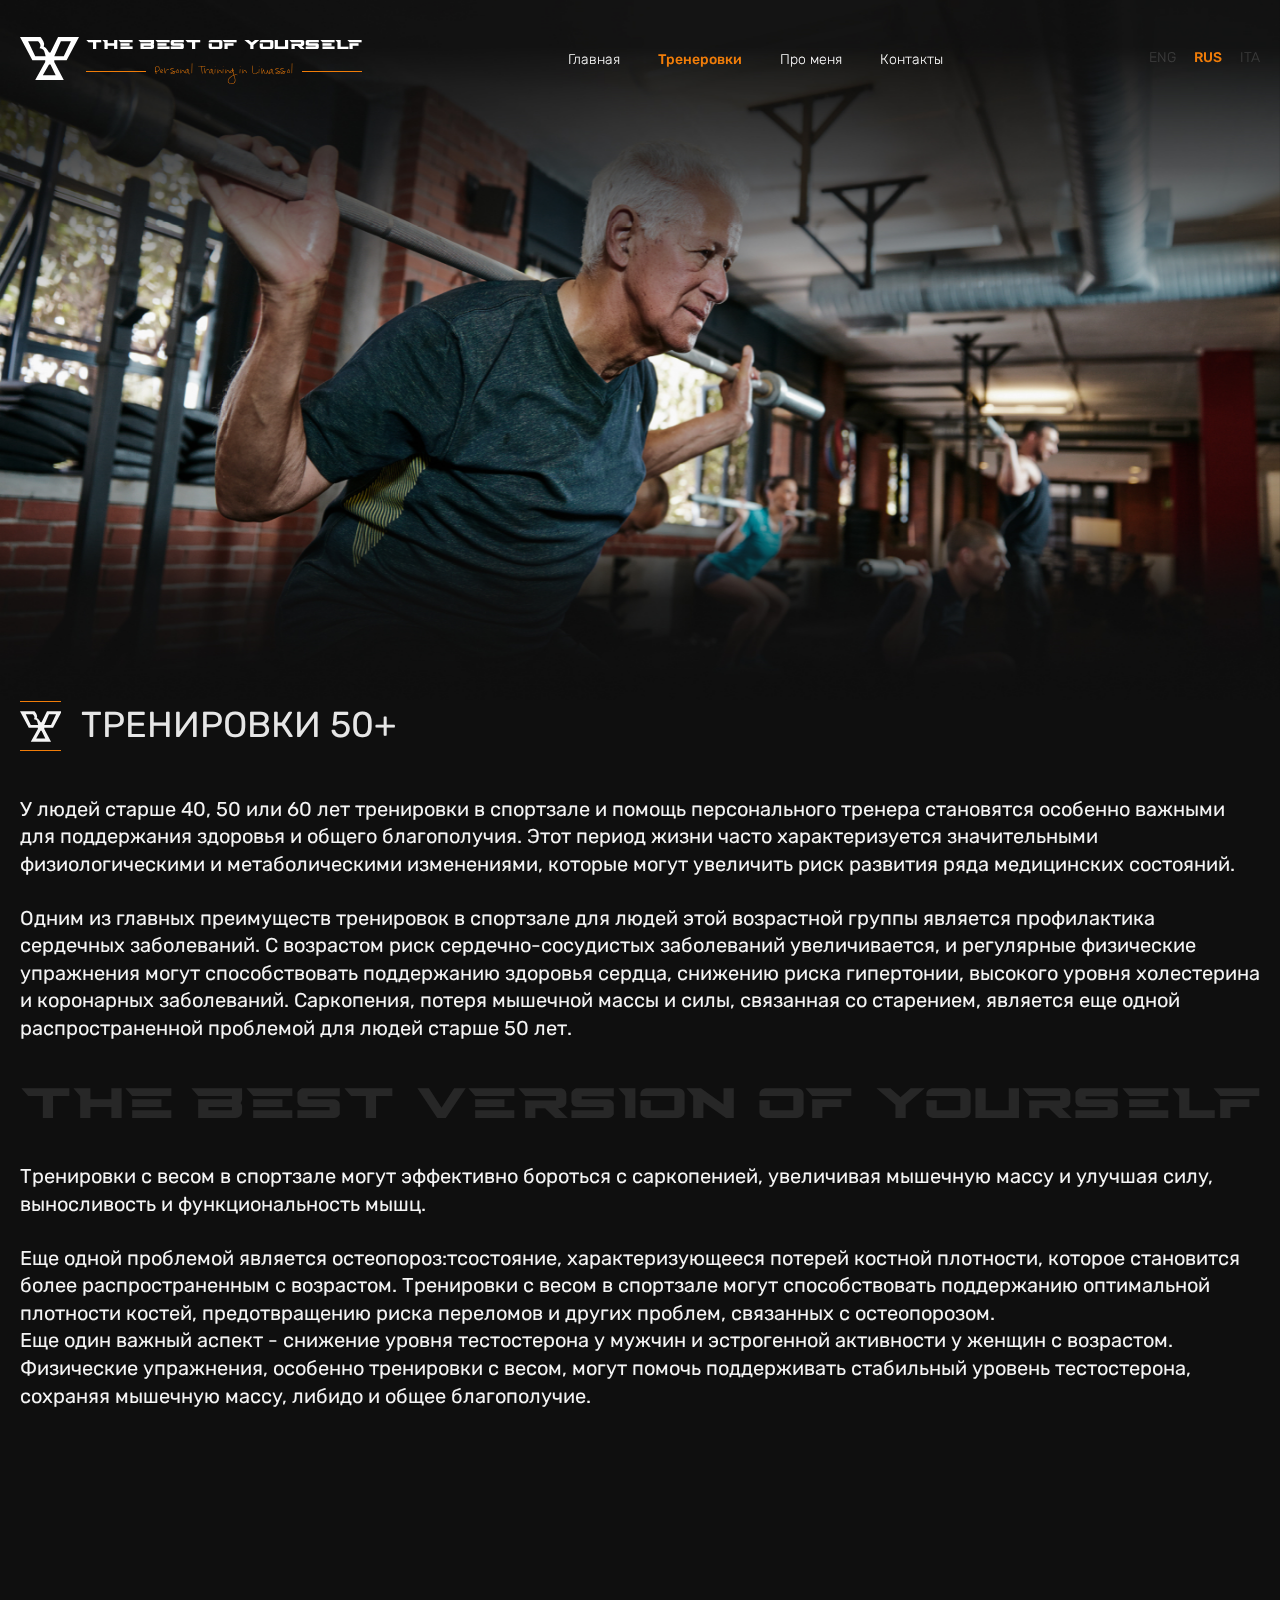
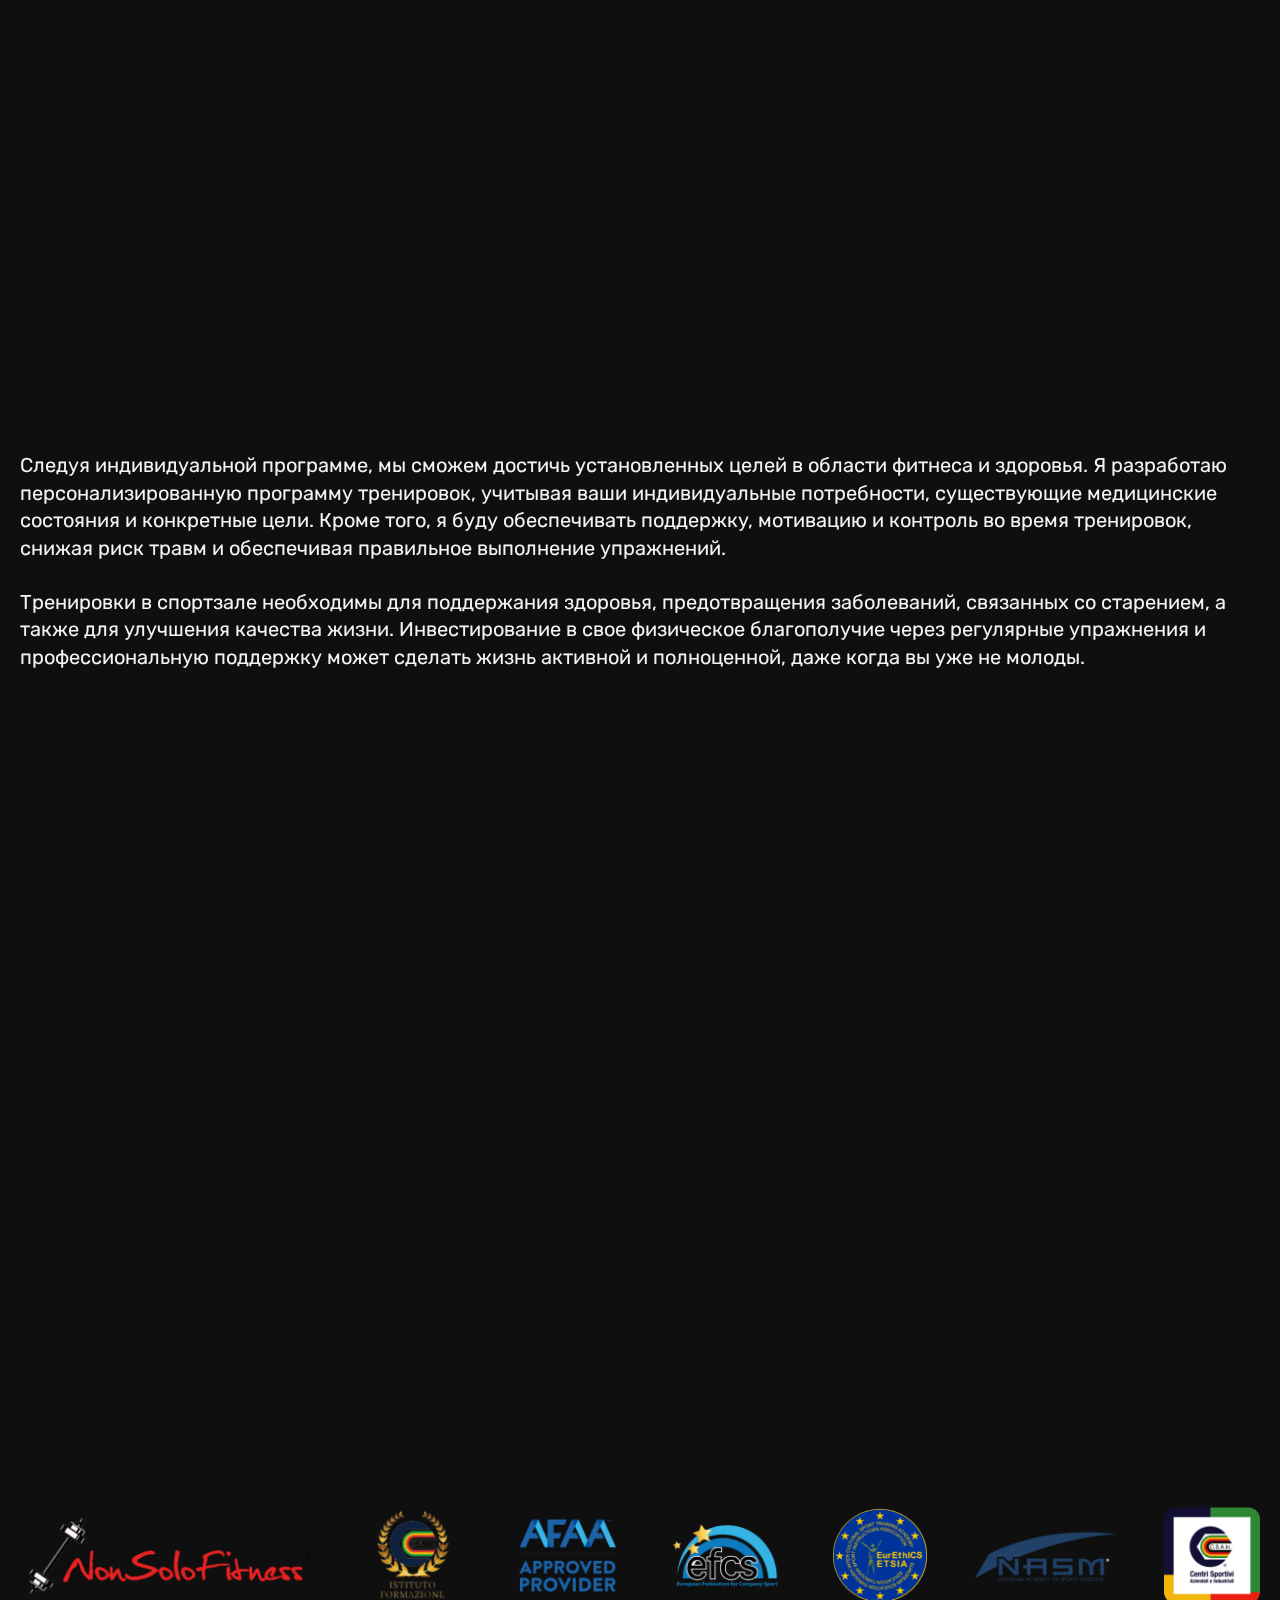
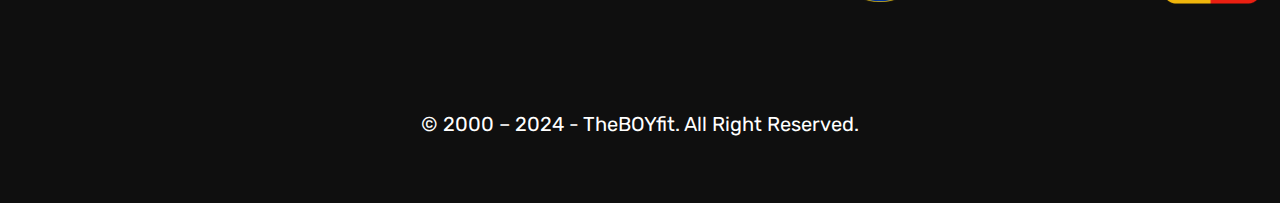
<file: workouts-more-50.html>
<!DOCTYPE html>
<html lang="ru">
<head>
    <meta charset="UTF-8">
    <meta name="viewport" content="width=device-width, initial-scale=1.0">  
    <title>Тренировки 50+</title>
    <link rel="preconnect" href="https://fonts.googleapis.com">
    <link rel="preconnect" href="https://fonts.gstatic.com" crossorigin>
    <link href="https://fonts.googleapis.com/css2?family=Rubik:ital,wght@0,300..900;1,300..900&display=swap" rel="stylesheet">
    <link href="https://unpkg.com/aos@2.3.1/dist/aos.css" rel="stylesheet">
    <link rel="stylesheet" href="css/style.css">
</head>
<body class="body"> 
    <header class="header">
        <div class="container">
            <div class="header__inner">

                <a class="header__logo" href="index.html">
                    <svg xmlns="http://www.w3.org/2000/svg" width="59" height="43" viewBox="0 0 59 43" fill="none">
                        <path fill-rule="evenodd" clip-rule="evenodd" d="M0 0L12.371 23.1538H25.2177V25.044L15.2258 43H43.7742L34.2581 25.044V23.1538H46.629L59 0H38.0645L30.4516 15.5934H29.0242C29.0242 15.5934 27.2403 12.488 25.6503 10.8681C25.0745 10.2815 23.7903 9.45055 23.7903 9.45055C23.7903 9.45055 24.2427 7.71257 24.0931 6.61538C23.6954 3.69921 20.4597 0 20.4597 0H0ZM25.6503 19.3736H15.2258L8.08871 4.25275H18.0806C18.0806 4.25275 20.502 6.60607 20.4597 8.50549C20.4283 9.91051 19.5081 11.3407 19.5081 11.3407C19.5081 11.3407 22.0507 11.6097 23.3145 12.7582C24.3585 13.707 24.7419 16.0659 24.7419 16.0659L25.6503 19.3736ZM50.9113 4.25275H40.9194L34.2581 19.3736H43.7742L50.9113 4.25275ZM35.6855 38.2747H22.8387L29.0242 27.4066H30.4516L35.6855 38.2747Z" fill="white"/>
                    </svg>
                    <div class="header__logo-content">
                        <span class="header__logo-name">The best of yourself</span>
                        <div class="header__logo-bottom">
                            <span></span>
                            <span class="header__logo-descr">Personal Training  in Limassol</span>
                            <span></span>
                        </div>
                    </div>
                </a>

                <nav class="header__menu">
                    <ul>
                        <li>
                            <a class="header__link" href="index.html">Главная</a>
                        </li>
                        <li>
                            <a class="header__link active" href="index.html#blog">Тренеровки</a>
                        </li>
                        <li>
                            <a class="header__link" href="about.html">Про меня</a>
                        </li>
                        <li>
                            <a class="header__link" href="#feedback">Контакты</a>
                        </li>
                    </ul>
                    <div class="header__lang">
                        <a class="header__lang-item" href="#">ENG</a>
                        <a class="header__lang-item active" href="#">Rus</a>
                        <a class="header__lang-item" href="#">ita</a>
                    </div>
                </nav>

                <div class="header__lang">
                    <a class="header__lang-item" href="#">ENG</a>
                    <a class="header__lang-item active" href="#">Rus</a>
                    <a class="header__lang-item" href="#">ita</a>
                </div>

                <div class="header__burger">
                    <svg xmlns="http://www.w3.org/2000/svg" width="27" height="22" viewBox="0 0 27 22" fill="none">
                        <path fill-rule="evenodd" clip-rule="evenodd" d="M2.896 5.22686C2.896 5.00805 3.00073 4.79821 3.18715 4.6435C3.37359 4.48878 3.62643 4.40186 3.89009 4.40186H23.1092C23.3728 4.40186 23.6257 4.48878 23.8121 4.6435C23.9986 4.79821 24.1032 5.00805 24.1032 5.22686C24.1032 5.44566 23.9986 5.6555 23.8121 5.81022C23.6257 5.96494 23.3728 6.05186 23.1092 6.05186H3.89009C3.62643 6.05186 3.37359 5.96494 3.18715 5.81022C3.00073 5.6555 2.896 5.44566 2.896 5.22686ZM2.896 11.0019C2.896 10.7831 3.00073 10.5732 3.18715 10.4185C3.37359 10.2638 3.62643 10.1769 3.89009 10.1769H23.1092C23.3728 10.1769 23.6257 10.2638 23.8121 10.4185C23.9986 10.5732 24.1032 10.7831 24.1032 11.0019C24.1032 11.2207 23.9986 11.4305 23.8121 11.5852C23.6257 11.7399 23.3728 11.8269 23.1092 11.8269H3.89009C3.62643 11.8269 3.37359 11.7399 3.18715 11.5852C3.00073 11.4305 2.896 11.2207 2.896 11.0019ZM2.896 16.7769C2.896 16.558 3.00073 16.3483 3.18715 16.1935C3.37359 16.0388 3.62643 15.9519 3.89009 15.9519H23.1092C23.3728 15.9519 23.6257 16.0388 23.8121 16.1935C23.9986 16.3483 24.1032 16.558 24.1032 16.7769C24.1032 16.9957 23.9986 17.2055 23.8121 17.3603C23.6257 17.5149 23.3728 17.6019 23.1092 17.6019H3.89009C3.62643 17.6019 3.37359 17.5149 3.18715 17.3603C3.00073 17.2055 2.896 16.9957 2.896 16.7769Z" fill="#F17D09"/>
                    </svg>
                </div>
            </div>
        </div>
    </header>

    <main class="main">
        <section class="article">
            <div class="article__banner" data-aos="fade-right" data-aos-duration="1000">
                <img src="img/article/home-2.jpg" alt="">
            </div>
            <div class="container">
                <div class="article__inner" data-aos="fade-up" data-aos-duration="1000">
                    <h1 class="article__title title">Тренировки 50+</h1>
                    <p>У людей старше 40, 50 или 60 лет тренировки в спортзале и помощь персонального тренера становятся особенно важными для поддержания здоровья и общего благополучия. Этот период жизни часто характеризуется значительными физиологическими и метаболическими изменениями, которые могут увеличить риск развития ряда медицинских состояний.</p>
                    <p>Одним из главных преимуществ тренировок в спортзале для людей этой возрастной группы является профилактика сердечных заболеваний. С возрастом риск сердечно-сосудистых заболеваний увеличивается, и регулярные физические упражнения могут способствовать поддержанию здоровья сердца, снижению риска гипертонии, высокого уровня холестерина и коронарных заболеваний. Саркопения, потеря мышечной массы и силы, связанная со старением, является еще одной распространенной проблемой для людей старше 50 лет.</p>
                    <div class="banner__content-title">
                        <div class="banner__content-container">
                            <p class="banner__title">the best version of yourself</p>
                            <p class="banner__title">the best version of yourself</p>
                            <p class="banner__title">the best version of yourself</p>
                            <p class="banner__title">the best version of yourself</p>
                            <p class="banner__title">the best version of yourself</p>
                        </div>
                    </div>
                    <p>Тренировки с весом в спортзале могут эффективно бороться с саркопенией, увеличивая мышечную массу и улучшая силу, выносливость и функциональность мышц.</p>
                    <p>Еще одной проблемой является остеопороз:тсостояние, характеризующееся потерей костной плотности, которое становится более распространенным с возрастом. Тренировки с весом в спортзале могут способствовать поддержанию оптимальной плотности костей, предотвращению риска переломов и других проблем, связанных с остеопорозом.
                        <br>Еще один важный аспект - снижение уровня тестостерона у мужчин и эстрогенной активности у женщин с возрастом. Физические упражнения, особенно тренировки с весом, могут помочь поддерживать стабильный уровень тестостерона, сохраняя мышечную массу, либидо и общее благополучие.
                    </p>
                    <div class="article__image" data-aos="fade-up" data-aos-duration="1000">
                        <p class="article__image-name section__name">The B.o.y. Fit</p>
                        <img src="img/article/home-2-1.jpg" alt="">
                    </div>
                    <p>Следуя индивидуальной программе, мы сможем достичь установленных целей в области фитнеса и здоровья. Я разработаю персонализированную программу тренировок, учитывая ваши индивидуальные потребности, существующие медицинские состояния и конкретные цели. Кроме того, я буду обеспечивать поддержку, мотивацию и контроль во время тренировок, снижая риск травм и обеспечивая правильное выполнение упражнений.</p>
                    <p>Тренировки в спортзале необходимы для поддержания здоровья, предотвращения заболеваний, связанных со старением, а также для улучшения качества жизни. Инвестирование в свое физическое благополучие через регулярные упражнения и профессиональную поддержку может сделать жизнь активной и полноценной, даже когда вы уже не молоды.</p>
                </div>
            </div>
        </section>

        <section class="feedback" data-aos="fade-up" data-aos-duration="1000">
            <span id="feedback"></span>
            <div class="container">
                <div class="feedback__inner">
                    <div class="feedback__content">
                        <p class="feedback__name section__name">The B.o.y. Fit</p>
                        <div class="feedback__box">
                            <h2 class="feedback__title title">чем мы можем вам помочь?</h2>
                            <form class="feedback__from" action="#">
                                <input type="text" name="name" placeholder="Имя">
                                <input type="tel" name="tel" placeholder="Телефон">
                                <textarea name="message" id="message" placeholder="Сообщение"></textarea>
                                <div class="feedback__from-block">
                                    <input type="email" name="email" placeholder="Email">
                                    <button class="btn" type="submit">
                                        Оставить заявку
                                        <span>
                                            <svg xmlns="http://www.w3.org/2000/svg" width="19" height="19" viewBox="0 0 19 19" fill="none">
                                                <path d="M5.43283 14.6061L13.1056 6.93335L13.1107 9.51517L14.5757 9.51517L14.5757 4.42426L9.48477 4.42426L9.48477 5.88919L12.0666 5.89439L4.39387 13.5671L5.43283 14.6061Z" fill="#F17D09"/>
                                            </svg>
                                        </span>
                                    </button>
                                </div>
                                <button class="btn" type="submit">
                                    Оставить заявку
                                    <span>
                                        <svg xmlns="http://www.w3.org/2000/svg" width="19" height="19" viewBox="0 0 19 19" fill="none">
                                            <path d="M5.43283 14.6061L13.1056 6.93335L13.1107 9.51517L14.5757 9.51517L14.5757 4.42426L9.48477 4.42426L9.48477 5.88919L12.0666 5.89439L4.39387 13.5671L5.43283 14.6061Z" fill="#F17D09"/>
                                        </svg>
                                    </span>
                                </button>
                            </form>
                        </div>
                    </div>
                </div>
            </div>
        </section>

        <div class="partners">
            <div class="container">
                <div class="partners__inner">
                    <div class="partners__item">
                        <img src="img/partners/1.png" alt="">
                    </div>
                    <div class="partners__item">
                        <img src="img/partners/2.png" alt="">
                    </div>
                    <div class="partners__item">
                        <img src="img/partners/3.png" alt="">
                    </div>
                    <div class="partners__item">
                        <img src="img/partners/4.png" alt="">
                    </div>
                    <div class="partners__item">
                        <img src="img/partners/5.png" alt="">
                    </div>
                    <div class="partners__item">
                        <img src="img/partners/6.png" alt="">
                    </div>
                    <div class="partners__item">
                        <img src="img/partners/7.png" alt="">
                    </div>
                </div>
            </div>
        </div>

    </main>

    <footer class="footer">
        <div class="container">
            <div class="footer__inner">
                <p class="footer__name">© 2000 – 2024 - TheBOYfit. All Right Reserved.</p>
            </div>
        </div>
    </footer>

    <script src="https://unpkg.com/aos@2.3.1/dist/aos.js"></script>
    <script src="js/script.js"></script>
</body>
</html>
</file>
<file: css/style.css>
@font-face {
    font-family: '28 Days Later';
    src: url('../fonts/28-Days-Later.ttf') format('truetype');
}

@font-face {
    font-family: 'Cyberdyne';
    src: url('../fonts/Cyberdyne.otf') format('opentype');
}

@font-face {
    font-family: 'September Mornings';
    src: url('../fonts/September-Mornings.ttf') format('truetype');
}
html, body, div, span, object, iframe,
h1, h2, h3, h4, h5, h6, p, blockquote, pre,
abbr, address, cite, code,
del, dfn, em, img, ins, kbd, q, samp,
small, strong, sub, sup, var,
b, i,
dl, dt, dd, ol, ul, li,
fieldset, form, label, legend,
table, caption, tbody, tfoot, thead, tr, th, td,
article, aside, canvas, details, figcaption, figure, 
footer, header, hgroup, menu, nav, section, summary,
time, mark, audio, video {
    margin:0;
    padding:0;
    border:0;
    outline:0;
    font-size:100%;
    vertical-align:baseline;
    background:transparent;
}
body {
    line-height:1;
}
* {
    -webkit-tap-highlight-color: transparent;
}
article,aside,details,figcaption,figure,
footer,header,hgroup,menu,nav,section { 
    display:block;
}

ul, ol {
    list-style:none;
}

input, select {
    vertical-align:middle;
}
*,
*::after,
*::before{
    padding: 0;
    margin: 0;
    box-sizing: border-box;   
}
a{
    color: inherit;
    text-decoration: none;
    margin:0;
    padding:0;
    font-size:100%;
    vertical-align:baseline;
    background:transparent;
}
html,body{
    font-family: "Rubik", sans-serif;
    font-size: 20px;
    font-style: normal;
    font-weight: 400;
    line-height: 138%;
    scroll-behavior: smooth;
    background: #0F0F0F;
    color: #F4F4F4;
}
.body{
    min-width: 320px;
}
.body.no-scroll{
    overflow: hidden;
}
.container{
    max-width: 1260px;
    padding: 0 10px;
    margin: 0 auto;
}
.title{
    position: relative;
    display: flex;
    align-items: center;
    gap: 20px;
    flex-direction: row-reverse;
    justify-content: start;
    color: #E6E6E6;
    font-variant-numeric: lining-nums proportional-nums;
    font-size: 36px;
    font-weight: 400;
    line-height: 140%;
    text-transform: uppercase;
    max-width: 988px;
}
.title:after {
    background-image: url('../img/title-icon.svg');
    background-size: cover;
    content: "";
    height: 50px;
    transition: all .1s ease;
    width: 41px;
    min-width: 41px;
}
strong {
    font-weight: 600;
}
.btn{
    display: flex;
    align-items: center;
    gap: 22px;
    color: #F17D09;
    font-variant-numeric: lining-nums proportional-nums;
    font-size: 20px;
    font-weight: 400;
    line-height: 138%; /* 27.6px */
    width: max-content;
    background-color: transparent;
    border: none;
    outline: none;
    cursor: pointer;
    transition: all .1s ease;
    font-family: "Rubik", sans-serif;
}
.btn span{
    display: flex;
    align-items: center;
    justify-content: center;
    width: 32px;
    height: 32px;
    min-width: 32px;
    border-radius: 50%;
    border: 1px solid #F17D09;
    transition: all .1s ease;
}
.btn span svg path{
    transition: all .1s ease;
}
.btn:hover{
    color: #fff;
}
.btn:hover span{
    border-color: #fff;
}
.btn:hover span svg path{
    fill: #fff;
}
main.main{
    position: relative;
    z-index: 1;
}
.banner__content-container{
    display: flex;
    align-items: center;
    gap: 20px;
    animation: scroll 10s linear infinite;
    user-select: none;
}
@keyframes scroll {
  0% {
    transform: translateX(-500px);
  }
  100% {
    transform: translateX(-1760px);
  }
}
.banner__title{
    color: rgba(255, 255, 255, 0.10);
    text-align: center;
    font-variant-numeric: lining-nums proportional-nums;
    font-family: 'Cyberdyne', sans-serif;
    font-size: 52px;
    font-style: normal;
    font-weight: 400;
    line-height: 117%; /* 60.84px */
    text-transform: uppercase;
    text-wrap: nowrap;
}
.section__name{
    text-align: center;
    font-variant-numeric: lining-nums proportional-nums;
    -webkit-text-stroke-width: 1px; /* Размер обводки */
    -webkit-text-stroke-color: rgba(241, 125, 9, 0.36); /* Цвет обводки */
    font-family: 'Cyberdyne', sans-serif;
    font-size: 90px;
    font-style: normal;
    font-weight: 400;
    line-height: 117%;
    letter-spacing: 14.4px;
    text-transform: uppercase;
    color: transparent;
}
main.main{
    overflow: hidden;
}
@media (max-width: 1279px) {
    .container{
        max-width: 1000px;
    }
    .section__name{
        font-size: 71px;
    }
}
@media (max-width: 999px) {
    .container{
        max-width: 780px;
    }
}
@media (max-width: 767px) {
    .container{
        max-width: 480px;
    }
    .title{
        font-size: 28px;
    }
    .section__name{
        font-size: 42px;
    }
    .banner__title{
        font-size: 32px;
    }
    @keyframes scroll {
        0% {
          transform: translateX(-500px);
        }
        100% {
          transform: translateX(-1283px);
        }
    }
}
@media (max-width: 479px) {
    html, body {
        font-size: 14px;
    }
    .container{
        max-width: 360px;
    }
    .title {
        font-size: 18px;
    }
    .title:after {
        height: 40px;
        width: 31px;
        min-width: 31px;
    }
    .btn{
        font-size: 16px;
        gap: 10px;
    }
    .btn span {
        width: 22px;
        height: 22px;
        min-width: 22px;
    }
    .btn span svg {
        width: 13px;
    }
    @keyframes scroll {
        0% {
          transform: translateX(-500px);
        }
        100% {
          transform: translateX(-1045px);
        }
    }
    .banner__title {
        font-size: 22px;
    }
    .section__name {
        font-size: 22px;
    }
}
.header{
    padding: 29px 0;
    position: fixed;
    left: 0;
    right: 0;
    top: 0;
    z-index: 100;
    transition: all .2s ease;
}
.header.scrolled{
    background-color: #0F0F0F;
}
.header__inner{
    display: flex;
    align-items: center;
    justify-content: space-between;
    gap: 20px;
}
.header__logo{
    display: flex;
    align-items: center;
    gap: 7px;
}
.header__logo svg{
    max-width: 59px;
    width: 59px;
}
.header__logo-name{
    font-family: 'Cyberdyne', sans-serif;
    color: #FFF;
    font-variant-numeric: lining-nums proportional-nums;
    font-size: 16px;
    line-height: 117%;
    text-transform: uppercase;
    text-wrap: nowrap;
}
.header__logo-bottom{
    display: flex;
    align-items: center;
    gap: 9px;
}
.header__logo-bottom span:nth-of-type(2){
    color: #F17D09;
    font-variant-numeric: lining-nums proportional-nums;
    font-family: "September Mornings", sans-serif;
    font-size: 26px;
    line-height: 117%;
    letter-spacing: 0.52px;
    text-wrap: nowrap;
}
.header__logo-bottom span:not(:nth-of-type(2)){
    display: block;
    height: 1px;
    width: 100%;
    background: #F17D09;
}
.header__menu{
    width: 100%;
    max-width: 375px;
}
.header__menu ul{
    display: flex;
    align-items: center;
    justify-content: space-between;
    gap: 5px;
}
.header__menu .header__lang{
    display: none;
}
.header__link{
    color: #FFF;
    font-variant-numeric: lining-nums proportional-nums;
    font-size: 14px;
    font-weight: 300;
    line-height: 115%;
    transition: all .2s ease;
}
.header__link.active,
.header__lang-item.active{
    color: #F17D09;
    font-weight: 500;
}
.header__link:hover,
.header__lang-item:hover{
    color: #F17D09;
}
.header__lang{
    display: flex;
    align-items: center;
    gap: 18px;
}
.header__lang-item{
    color: rgba(255, 255, 255, 0.16);
    font-variant-numeric: lining-nums proportional-nums;
    font-size: 14px;
    font-weight: 300;
    line-height: 115%;
    transition: all .2s ease;
    text-transform: uppercase;
}
.header__burger{
    display: none;
    align-items: center;
    justify-content: center;
}
@media (max-width: 999px) {
    .header__logo svg{
        width: 39px;
    }
    .header__logo-name{
        font-size: 12px;
    }
    .header__logo-bottom span:nth-of-type(2){
        font-size: 30px;
        line-height: 10px;
    }
}
@media (max-width: 767px) {
    .header{
        background-color: #0F0F0F;
        padding: 19px 0;
    }
    .header__menu{
        position: fixed;
        inset: 0;
        top: 100px;
        overflow: auto;
        height: calc(var(--vh, 1vh) * 100);
        background-color: #0F0F0F;
        max-width: 100%;
        padding: 50px;
        transform: translateX(100%);
        transition: all .2s ease;
    }
    .header__menu.active{
        transform: translateX(0%);
    }
    .header__menu ul{
        flex-direction: column;
        gap: 40px;
    }    
    .header__link{
        font-size: 16px;
    }
    .header__burger{
        display: flex;
        width: 40px;
        cursor: pointer;
    }
    .header__burger svg{
        width: 100%;
        height: 100%;
    }
}
@media (max-width: 479px) {
    .header{
        padding: 15px 0;
    }
    .header__menu{
        top: 73px;
        display: flex;
        flex-direction: column;
        align-items: center;
        gap: 40px;
    }
    .header__lang{
        display: none;
    }
    .header__logo-name{
        font-size: 10px;
    }
    .header__menu .header__lang{
        display: flex;
    }
    .header__logo{
        width: 100%;
        max-width: 220px;
    }
    .header__logo-bottom span:nth-of-type(2) {
        font-size: 26px;
        line-height: 18px;
    }
}
.hero{
    position: relative;
    z-index: -1;
}
.hero__inner{
    height: calc(var(--vh, 1vh) * 100);;
    min-height: 720px;
    display: flex;
    align-items: center;
    justify-content: end;
    flex-direction: column;
}
.hero__image{
    display: flex;
    align-items: center;
    justify-content: center;
    width: 100%;
    height: 100%;
    position: absolute;
    top: 0;
    left: 0;
    right: 0;
    z-index: -1;
}
.hero__image img{
    width: 100%;
}
.hero__title{
    color: #FFF;
    text-align: center;
    font-variant-numeric: lining-nums proportional-nums;
    font-family: "28 Days Later", sans-serif;
    font-size: clamp(40px, 5vw, 82px);
    font-weight: 400;
    line-height: 117%;
    text-transform: uppercase;
    margin-bottom: 50px;
}
.hero__icon{
    display: flex;
    align-items: center;
    justify-content: center;
    margin-bottom: 33px;
    animation: float 2s ease-in-out infinite;
}
@keyframes float {
    0% {
        transform: translateY(0);
    }
    50% {
        transform: translateY(-20px);
    }
    100% {
        transform: translateY(0);
    }
}
@media (max-width: 999px) {
    .hero__inner{
        min-height: 520px;
    }
}
@media (max-width: 479px) {
    .hero__inner{
        height: auto;
        min-height: auto;
        padding-top: 280px;
    }
    .hero__image {
        display: flex;
        align-items: center;
        justify-content: center;
        position: absolute;
        top: -120px;
        left: 0;
        right: 0;
        z-index: -1;
    }
}
.program{
    margin-top: 64px;
}
.program__title.title{
    align-items: start;
}
.program__title.title:after{
    margin-top: 12px;
}
.program__block{
    margin-top: 42px;
    display: grid;
    grid-template-columns: 1fr 1fr;
    grid-template-rows: 1fr 1fr;
    gap: 48px;
}
.program__item{
    display: flex;
    align-items: center;
    gap: 28px;
    padding: 44px 60px;
    border-radius: 12px;
    border: 1px solid rgba(255, 255, 255, 0.12);
}
.program__item-icon{
    display: flex;
    align-items: center;
    justify-content: center;
}
.program__item-name{
    color: #E6E6E6;
}
@media (max-width: 1279px) {
    .program__item{
        padding: 44px 40px;
    }
}
@media (max-width: 767px) {
    .program__block{
        grid-template-columns: 1fr;
        max-width: 100%;
    }
}
@media (max-width: 479px) {
    .program__block{
        gap: 20px;
        margin-top: 30px;
    }
    .program__item{
        padding: 20px;
    }
    .program__item-icon img {
        max-width: 50px;
        max-height: 50px;
    }
}
.about{
    margin-top: 100px;
    position: relative;
}
#about{
    position: absolute;
    top: -150px;
}
.about__content{
    margin-top: 42px;
    display: flex;
    align-items: center;
    justify-content: space-between;
    gap: 51px;
}
.about__image{
    width: 100%;
    max-width: 606px;
    display: flex;
    align-items: center;
    border-radius: 50px;
    overflow: hidden;
}
.about__image img{
    width: 100%;
    height: 100%;
    object-fit: cover;
    object-position: center;
}
.about__block{
    width: 100%;
    max-width: 581px;
    display: flex;
    flex-direction: column;
    gap: 26px;
}
.about__name{
    color: #F4F4F4;
    font-variant-numeric: lining-nums proportional-nums;
    font-size: 24px;
    font-style: normal;
    font-weight: 500;
    line-height: 117%; /* 28.08px */
}
.about__block p:nth-of-type(2){
    max-width: 469px;
}
.about .banner__title{
    margin-top: 25px;
}
@media (max-width: 767px) {
    .about__content{
        flex-direction: column;
    }
}
@media (max-width: 479px) {
    .about__content{
        margin-top: 30px;
        gap: 40px;
    }
    .about__image{
        border-radius: 25px;
    }
}
.diet{
    margin-top: 100px;
}
.diet__inner{
    display: flex;
    align-items: center;
    justify-content: space-between;
    gap: 23px;
}
.diet__image{
    width: 100%;
    display: flex;
    align-items: center;
    border-radius: 50px;
    overflow: hidden;
    max-width: 606px;
}
.diet__image img{
    width: 100%;
    height: 100%;
    object-fit: cover;
    object-position: center;
}
.diet__block{
    width: 100%;
    max-width: 581px;
}
.diet__content{
    margin-top: 48px;
    display: flex;
    flex-direction: column;
    gap: 26px;
}
.diet__title.title{
    align-items: start;
}
.diet__title.title:after{
    margin-top: 10px;
}
@media (max-width: 767px) {
    .diet__inner{
        flex-direction: column-reverse;
        gap: 40px;
    }
}
@media (max-width: 479px) {
    .diet {
        margin-top: 60px;
    }
    .diet__image{
        border-radius: 25px;
    }
    .diet__content{
        margin-top: 30px;
    }
}
.plan{
    margin-top: 100px;
}
.plan__inner{
    background-color: #0A0A0A;
    border-radius: 12px;
    padding: 59px 20px;
    min-height: 495px;
}
.plan__name {
    margin-bottom: -38px;
}
.plan__title{
    text-align: center;
    flex-direction: column-reverse;
    margin: 0 auto;
}
.plan__descr{
    text-align: center;
    margin: 21px auto 44px;
}
.plan__btn{
    margin: 0 auto;
}
@media (max-width: 767px) {
    .plan__inner{
        padding: 50px 30px;
    }
    .plan__name {
        margin-bottom: -18px;
    }
}
@media (max-width: 479px) {
    .plan {
        margin-top: 60px;
    }
    .plan__inner{
        min-height: auto;
    }
}
.blog{
    margin-top: 100px;
    position: relative;
}
#blog{
    position: absolute;
    top: -200px;
}
.blog__block{
    display: grid;
    grid-template-columns: 1fr 1fr;
    gap: 68px 48px;
}
.blog__item{
    display: flex;
    flex-direction: column;
    gap: 37px;
}
.blog__item-image{
    display: flex;
    align-items: center;
    justify-content: center;
    width: 100%;
    border-radius: 50px;
    overflow: hidden;
}
.blog__item-image img{
    width: 100%;
    height: 100%;
    object-fit: cover;
    object-position: center;
    transition: all .5s ease;
}
.blog__item:hover .blog__item-image img{
    transform: scale(1.1);
}
.blog__item-top{
    display: flex;
    align-items: center;
    justify-content: space-between;
    gap: 10px;
    margin-bottom: 25px;
}
.blog__item h3{
    position: relative;
    display: flex;
    align-items: center;
    gap: 20px;
    flex-direction: row-reverse;
    justify-content: start;
    color: #F4F4F4;
    font-variant-numeric: lining-nums proportional-nums;
    font-size: 32px;
    font-weight: 400;
    line-height: 140%; /* 44.8px */
    text-transform: uppercase;
    transition: all .1s ease;
}
.blog__item-top:hover h3{
    color: #F17D09;
}
.blog__item h3:after {
    background-image: url('../img/title-icon.svg');
    background-size: 100%;
    content: "";
    height: 40px;
    transition: all .1s ease;
    width: 33px;
    min-width: 33px;
}
.blog__item-icon{
    display: flex;
    align-items: center;
    justify-content: center;
    width: 36px;
    height: 36px;
    min-width: 36px;
    border-radius: 50%;
    border: 1px solid #F17D09;
}
.blog__item p{
    max-width: 505px;
}
.blog__item:first-of-type p{
    max-width: 419px;
}
.blog .banner__title{
    margin-top: 36px;
}
@media (max-width: 999px) {
    .blog__item h3{
        font-size: 24px;
    }
}
@media (max-width: 767px) {
    .blog__block{
        grid-template-columns: 1fr;
    }
}
@media (max-width: 479px) {
    .blog{
        margin-top: 60px;
    }
    #blog{
        top: -80px;
    }
    .blog__item-image{
        border-radius: 25px;
    }
    .blog__block{
        gap: 40px;
    }
    .blog__item h3 {
        font-size: 20px;
    }
    .blog__item h3:after {
        height: 35px;
        width: 28px;
        min-width: 28px;
    }
    .blog__item-icon {
        width: 30px;
        height: 30px;
        min-width: 30px;
    }
    .blog__item-icon svg{
        width: 18px;
    }
}
.faq{
    margin-top: 100px;
}
.faq__block{
    margin-top: 64px;
    display: flex;
    flex-direction: column;
}
.faq__item{
    display: flex;
    flex-direction: column;
    border-bottom: 1px solid rgba(255, 255, 255, 0.42);
    position: relative;
    z-index: 1;
}
.faq__item::after{
    content: '+';
    position: absolute;
    color: #FFF;
    font-variant-numeric: lining-nums proportional-nums;
    font-family: 'Rubik', sans-serif;
    font-size: 24px;
    font-style: normal;
    font-weight: 600;
    line-height: 117%; /* 28.08px */
    top: 0;
    right: 7px;
    z-index: -1;
}
.faq__item h4{
    font-size: 24px;
    font-weight: 400;
    line-height: 117%;
    cursor: pointer;
    padding-right: 30px;
    padding-bottom: 30px;
}
.faq__item p{
    color: #C9C9C9;
    display: none;
}
.faq__item.active p{
    display: block;
}
.faq__item.active{
    padding-bottom: 30px;
}
.faq__item + .faq__item h4{
    padding-top: 42px;
}
.faq__item + .faq__item::after{
    top: 41px;
}
@media (max-width: 479px) {
    .faq {
        margin-top: 60px;
    }
    .faq__block{
        margin-top: 30px;
    }
    .faq__item + .faq__item h4{
        padding-bottom: 20px;
        padding-right: 30px;
        padding-top: 20px;
    }
    .faq__item h4{
        font-size: 18px;
    }
    .faq__item + .faq__item::after {
        top: 15px;
    }
}
.feedback{
    margin-top: 100px;
    position: relative;
}
#feedback{
    position: absolute;
    top: -200px;
}
.feedback__inner{
    border-radius: 12px;
    background: #0A0A0A;
    padding: 59px 20px 156px;
}
.feedback__content{
    width: 100%;
    max-width: 1072px;
    margin: 0 auto;
}
.feedback__name{
    margin-bottom: -25px;
}
.feedback__box{
    display: flex;
    justify-content: space-between;
    gap: 40px;
}
.feedback__title{
    flex-direction: column-reverse;
    max-width: 305px;
    align-items: start;
}
.feedback__from{
    margin-top: 68px;
    width: 100%;
    max-width: 687px;
    display: grid;
    grid-template-columns: 1fr 1fr;
    gap: 54px 51px;
}
.feedback__from input,
.feedback__from textarea{
    padding-bottom: 28px;
    border: none;
    outline: none;
    background-color: transparent;
    color: rgba(201, 201, 201, 0.51);
    font-variant-numeric: lining-nums proportional-nums;
    font-family: 'Rubik', sans-serif;
    font-size: 20px;
    font-style: normal;
    font-weight: 400;
    line-height: 117%; /* 23.4px */
    border-bottom: 1px solid rgba(255, 255, 255, 0.39);
    width: 100%;
    color: #fff;
}
.feedback__from input::placeholder,
.feedback__from textarea::placeholder{
    color: rgba(201, 201, 201, 0.51);
    font-variant-numeric: lining-nums proportional-nums;
    font-family: 'Rubik', sans-serif;
    font-size: 20px;
    font-style: normal;
    font-weight: 400;
    line-height: 117%; /* 23.4px */
}
.feedback__from textarea{
    resize: none;
    height: 159px;
}
.feedback__from-block{
    display: flex;
    flex-direction: column;
    justify-content: space-between;
}
.feedback__from button{
    margin-left: auto;
}
.feedback__from > button{
    display: none;
}
@media (max-width: 999px) {
    .feedback__box{
        flex-direction: column;
    }
}
@media (max-width: 767px) {
    .feedback__from{
        grid-template-columns: 1fr;
    }
    .feedback__inner{
        padding: 50px 30px;
    }
    .feedback__from-block{
        order: 3;
    }
    .feedback__from input:first-of-type{
        order: 1;
    }
    .feedback__from input:nth-of-type(2){
        order: 2;
    }
    .feedback__from textarea{
        order: 4;
    }
    .feedback__from-block button{
        display: none;
    }
    .feedback__from > button{
        display: flex;
        order: 5;
        margin: 0;
    }
}
@media (max-width: 479px) {
    .feedback {
        margin-top: 60px;
    }
    #feedback{
        top: -50px;
    }
    .feedback__title{
        align-items: center;
    }
    .feedback__from{
        gap: 40px;
        margin-top: 30px;
    }
    .feedback__from > button{
        margin: 0 auto;
    }
    .feedback__from input, .feedback__from textarea{
        font-size: 18px;
        padding-bottom: 20px;
    }
    .feedback__from input::placeholder, .feedback__from textarea::placeholder{
        font-size: 18px;
    }
}
.partners{
    margin-top: 100px;
}
.partners__inner{
    display: flex;
    align-items: center;
    justify-content: space-between;
    gap: 48px;
}
.partners__item{
    display: flex;
    align-items: center;
    justify-content: center;
}
.partners__item img{
    max-width: 100%;
}
@media (max-width: 999px) {
    .partners__inner{
        display: grid;
        grid-template-columns: repeat(5, 1fr);
    }
}
@media (max-width: 767px) {
    .partners__inner{
        grid-template-columns: repeat(3, 1fr);
    }
}
@media (max-width: 479px) {
    .partners{
        margin-top: 60px;
    }
    .partners__inner{
        grid-template-columns: repeat(2, 1fr);
    }
}
.footer{
    margin-top: 100px;
    padding-bottom: 64px;
}
.footer__name{
    text-align: center;
    color: #FFF;
}
@media (max-width: 479px) {
    .footer{
        margin-top: 60px;
        padding-bottom: 40px;
    }
}


/* about-page */
.about-page__image{
    display: flex;
    align-items: center;
    justify-content: center;
    max-height: calc(var(--vh, 1vh) * 100);;
}
.about-page__image img{
    width: 100%;
}
.about-page__box{
    margin-top: 45px;
    display: grid;
    grid-template-columns: 1.04fr 0.97fr;
    gap: 60px;
}
.about-page__block{
    display: flex;
    flex-direction: column;
    gap: 26px;
}
.about-page__block p span{
    color: #F17D09;
    font-weight: 800;
    margin-top: 10px;
    display: block;
}
.about-page .banner__title{
    margin-top: 10px;
}
@media (max-width: 999px) {
    .about-page{
        margin-top: 100px;
    }
    .about-page__image{
        height: 500px;
    }
    .about-page__image img {
        width: 100%;
        height: 100%;
        object-fit: cover;
    }
}
@media (max-width: 767px) {
    .about-page{
        margin-top: 90px;
    }
    .about-page__box{
        grid-template-columns: 1fr;
    }
    .about-page__image {
        height: 400px;
    }
}
@media (max-width: 479px) {
    .about-page__box{
        margin-top: 30px;
        gap: 40px;
    }
    .about-page__image{
        height: 350px;
    }
}

.summary{
    margin-top: 100px;
}
.summary__title{
    max-width: 100%;
}
.summary ul{
    margin-top: 40px;
    padding-left: 44px;
}
.summary ul.hide li:nth-of-type(n+16){
    display: none;
}
.summary ul.hide li:nth-of-type(15)::after{
    content: none;
}
.summary ul li{
    position: relative;
}
.summary ul li::before{
    content: '';
    position: absolute;
    left: -29px;
    top: 50%;
    transform: translateY(-50%);
    width: 12px;
    height: 12px;
    border-radius: 50%;
    background-color: #F17D09;
}
.summary ul li a{
    -webkit-text-decoration-line: underline;
    text-decoration-line: underline;
    text-decoration: underline;
    -webkit-text-decoration-style: underline;
    text-decoration-style: underline;
    text-underline-position: under;
    text-decoration-thickness: 1px;
}
.summary ul li + li{
    margin-top: 16px;
}
.summary ul li:not(:last-of-type)::after {
    content: '';
    position: absolute;
    width: 1px;
    background-color: #F17D09;
    height: calc(100% + 16px);
    left: -23px;
    top: 50%;
    transform: translate(-50%);
}
.summary__btn{
    margin-top: 38px;
}
@media (max-width: 479px) {
    .summary{
        margin-top: 60px;
    }
    .summary ul{
        margin-top: 30px;
    }
}
.banner-image{
    margin-top: 100px;
}
.banner-image__inner{
    border-radius: 12px;
    background: #0A0A0A;
    display: flex;
    align-items: center;
    justify-content: center;
    position: relative;
}
.banner-image__name{
    position: absolute;
    left: 0;
    right: 0;
    bottom: 9px;
}
.banner-image__inner img{
    max-width: 100%;
}
@media (max-width: 479px) {
    .banner-image{
        margin-top: 60px;
    }
}

/* article */
.article__banner{
    display: flex;
    align-items: center;
    justify-content: center;
    max-height: calc(var(--vh, 1vh) * 100);;
}
.article__banner img{
    width: 100%;
}
.article__title{
    margin-bottom: 45px;
}
.article p + p{
    margin-top: 26px;
}
.article .banner__title{
    margin: 30px 0;
}
.article__image{
    display: flex;
    align-items: center;
    justify-content: center;
    border-radius: 12px;
    overflow: hidden;
    margin: 30px 0;
    width: 100%;
    max-height: 582px;
    border-radius: 12px;
    background: #0A0A0A;
    position: relative;
}
.article__image-name{
    position: absolute;
    left: 0;
    right: 0;
    bottom: 9px;
}
.article__image img{
    max-width: 100%;
}
@media (max-width: 999px) {
    .article{
        margin-top: 100px;
    }
    .article__banner {
        height: 500px;
    }
    .article__banner img {
        width: 100%;
        height: 100%;
        object-fit: cover;
    }
}
@media (max-width: 767px) {
    .article{
        margin-top: 90px;
    }
    .article__banner {
        height: 400px;
    }
}
@media (max-width: 479px) {
    .article{
        margin-top: 73px;
    }
    .article__title {
        margin-bottom: 25px;
    }
    .article__banner{
        height: 350px;
    }
}
</file>
